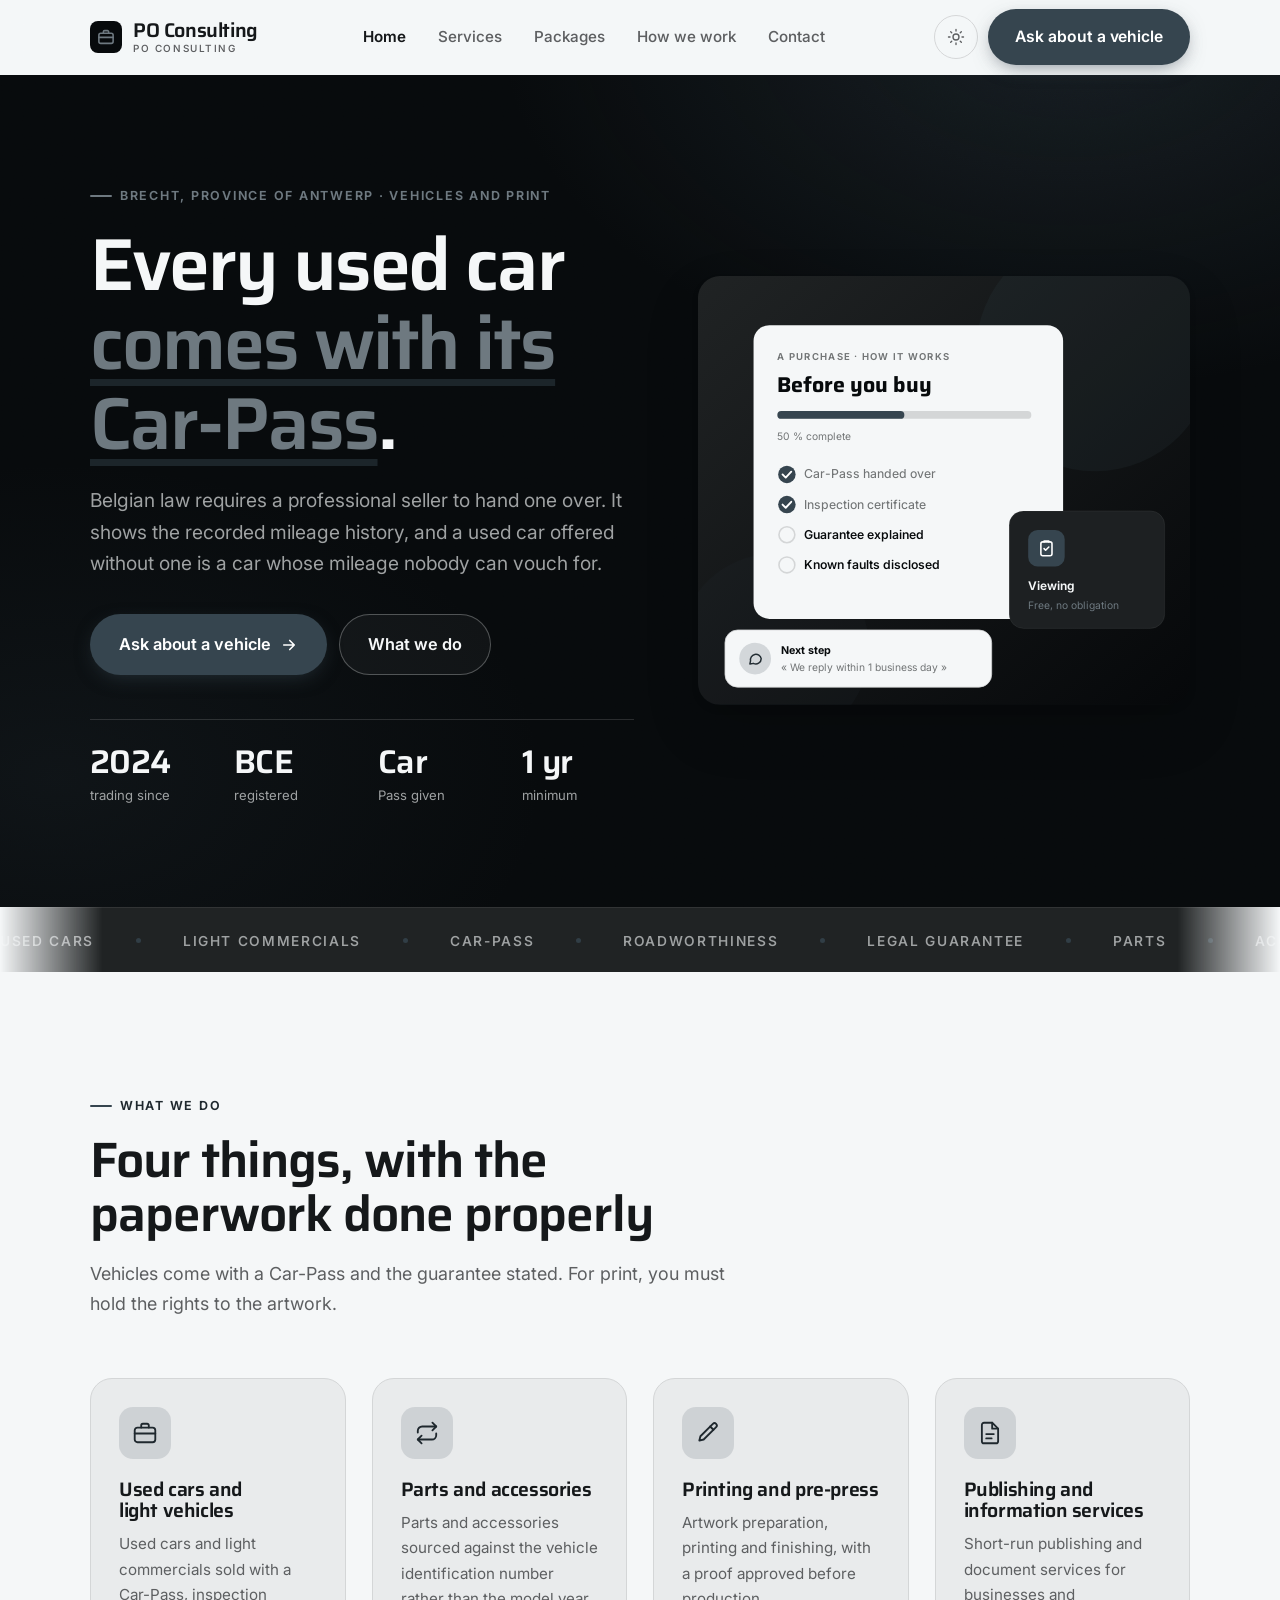
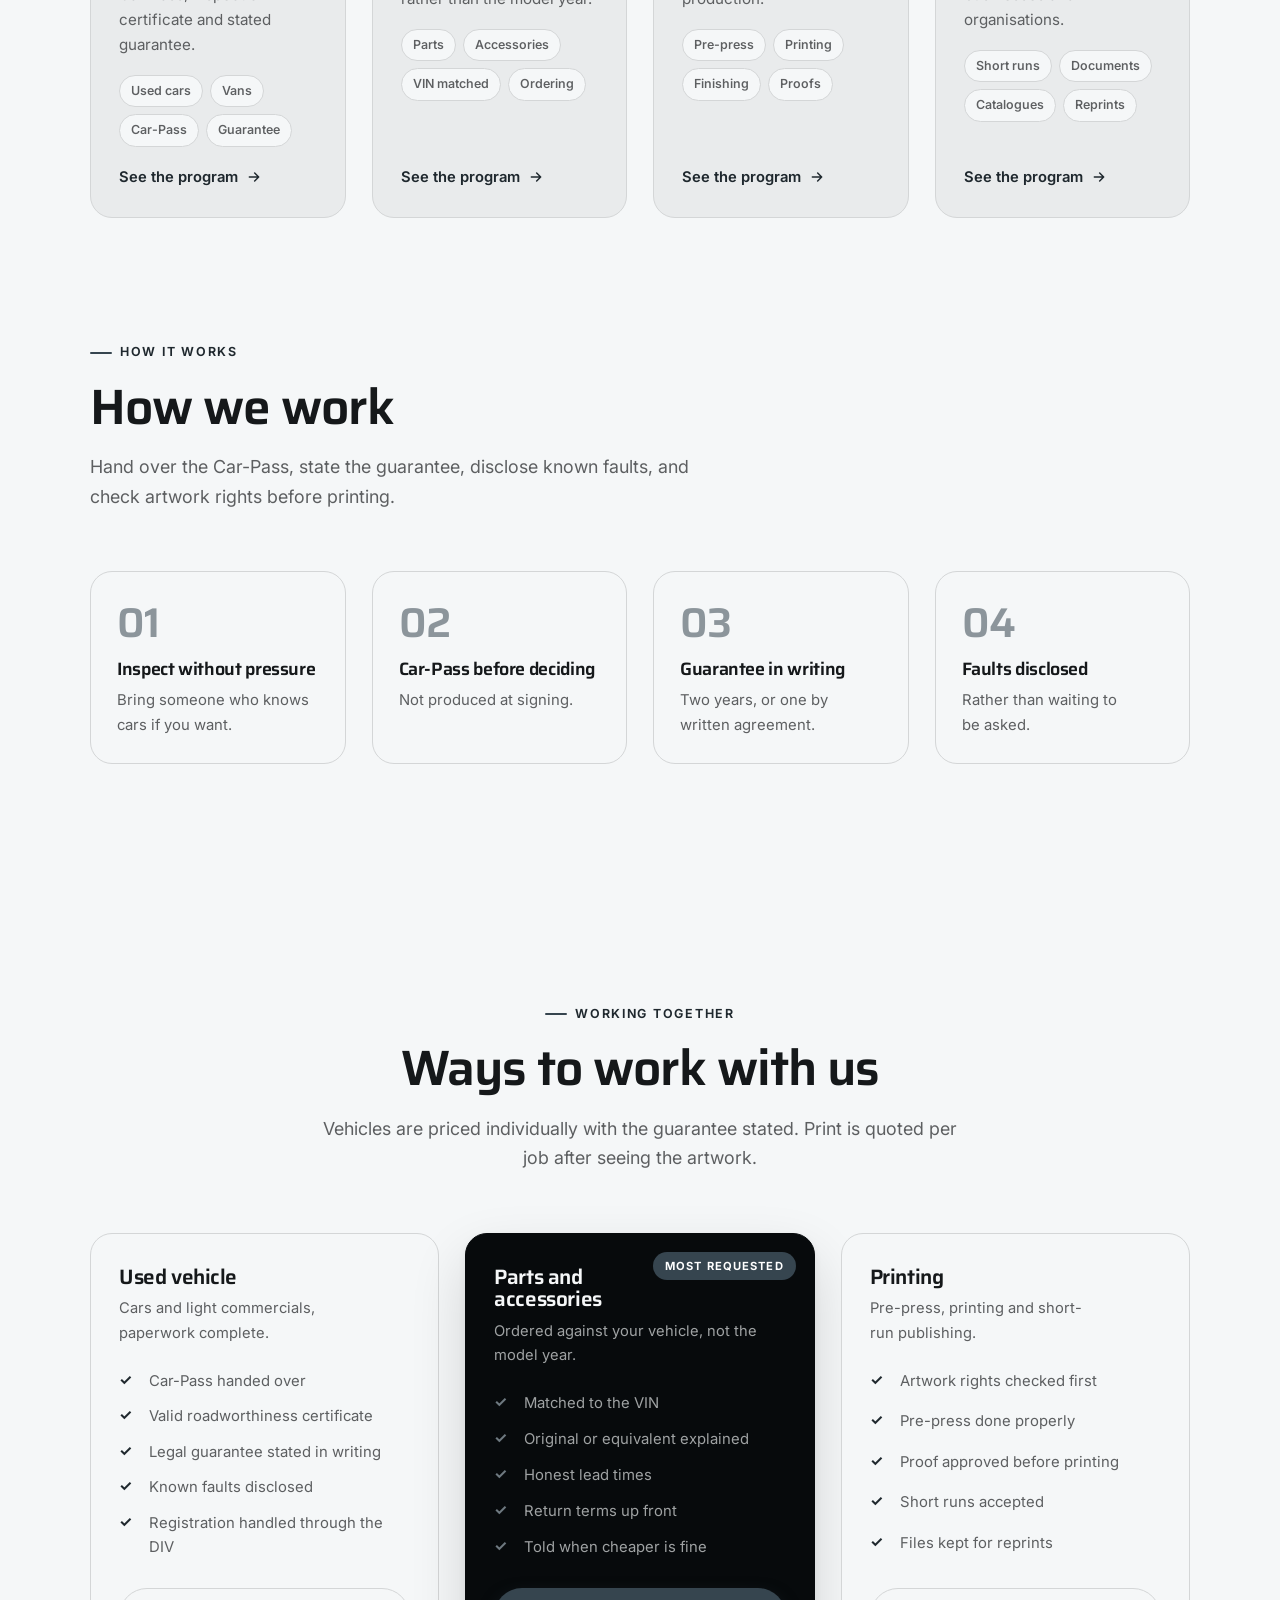
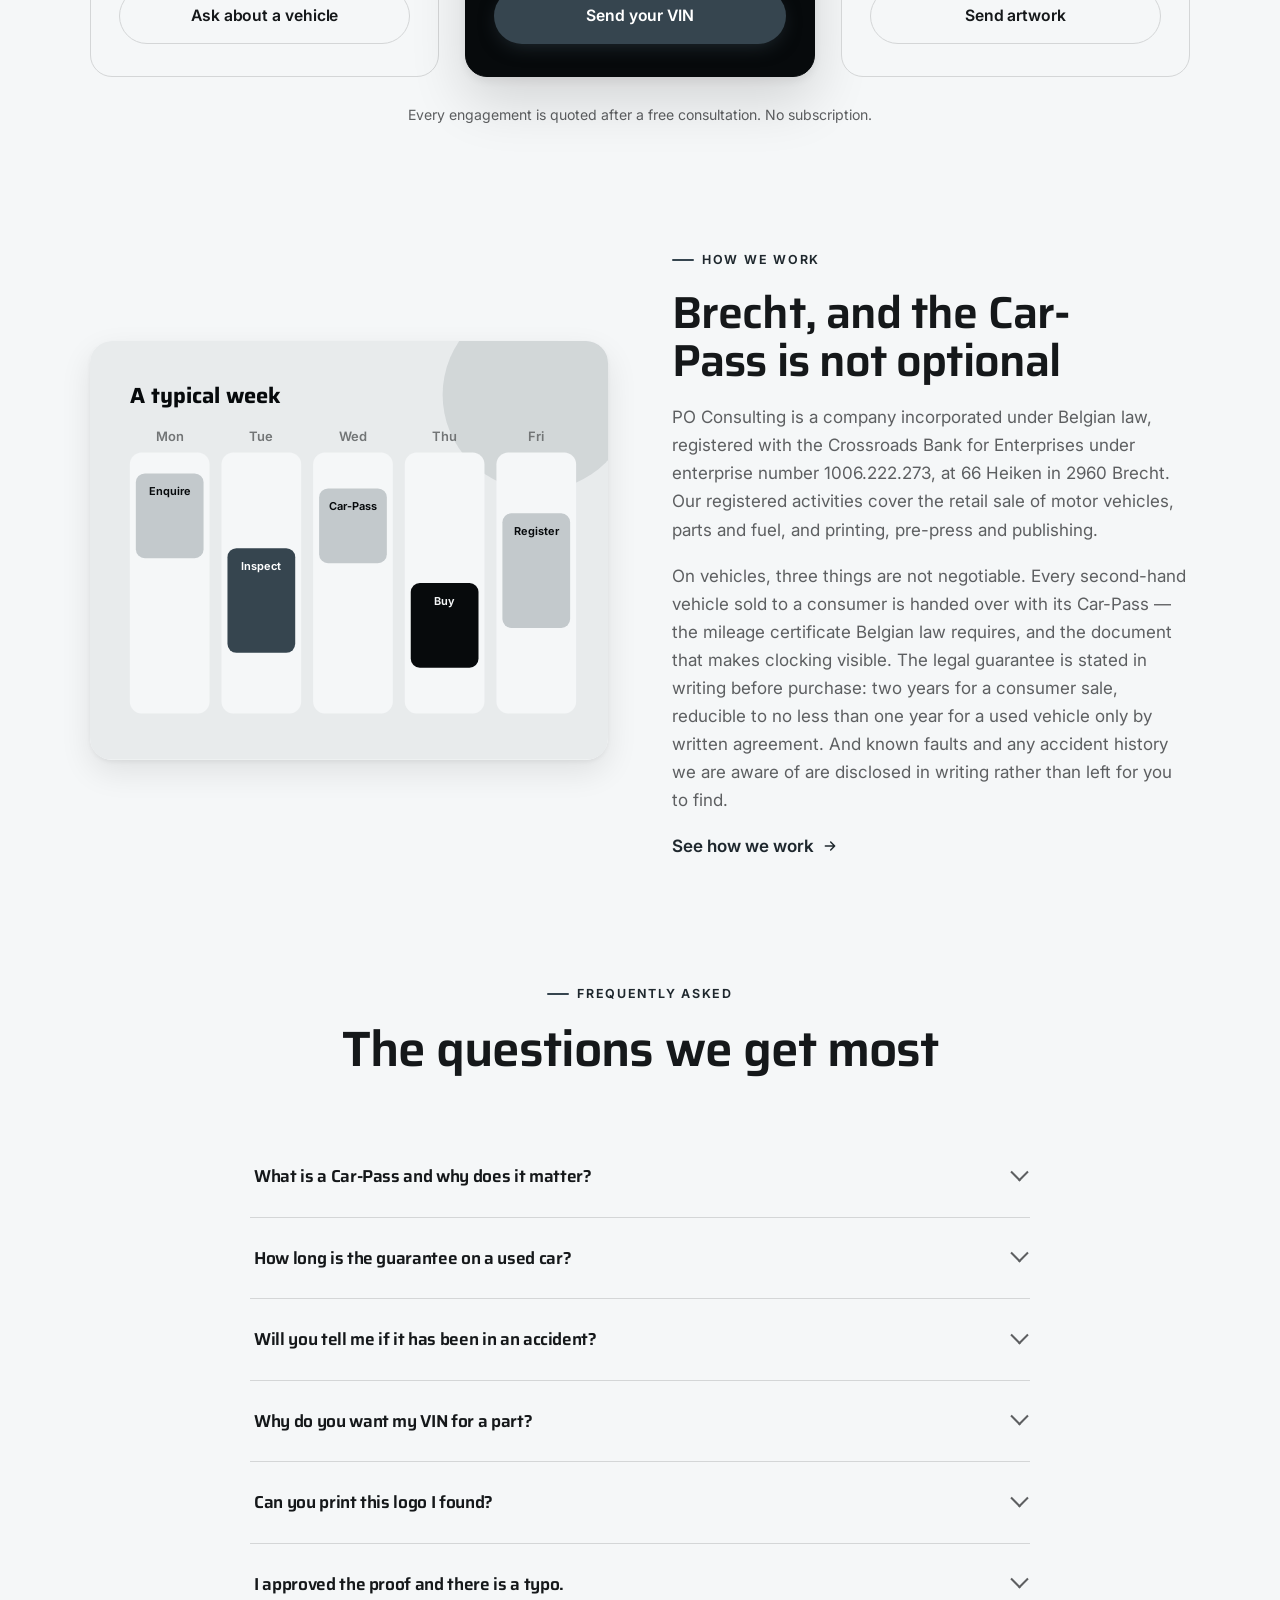
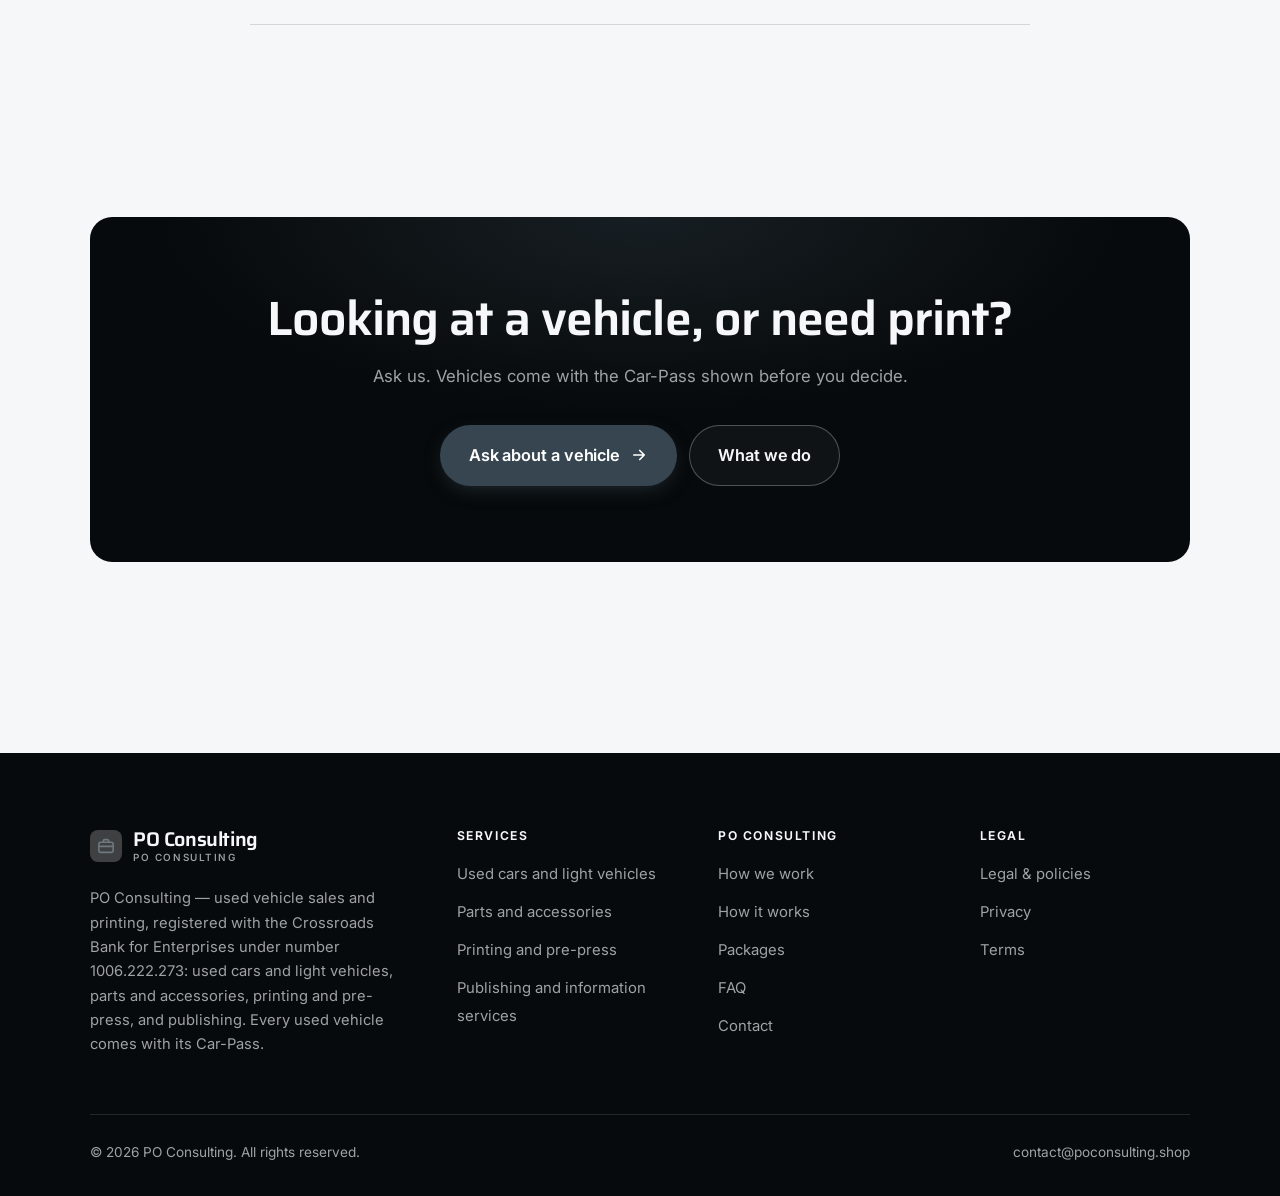
<file: index.html>
<!DOCTYPE html>
<html lang="en" class="no-js">
<head>
<meta charset="utf-8">
<meta name="viewport" content="width=device-width, initial-scale=1">
<title>PO Consulting — used vehicles and printing in Brecht</title>
<meta name="description" content="PO Consulting, based in Brecht: used cars and light vehicles sold with a Car-Pass, parts and accessories, and printing and pre-press services.">
<link rel="canonical" href="https://poconsulting.shop/">

<meta property="og:type" content="website">
<meta property="og:url" content="https://poconsulting.shop/">
<meta property="og:site_name" content="PO Consulting">
<meta property="og:locale" content="en_US">
<meta property="og:title" content="PO Consulting — used vehicles and printing in Brecht">
<meta property="og:description" content="PO Consulting, based in Brecht: used cars and light vehicles sold with a Car-Pass, parts and accessories, and printing and pre-press services.">
<meta name="theme-color" content="#070a0c">

<link rel="icon" href="assets/img/favicon.svg" type="image/svg+xml">
<link rel="preconnect" href="https://fonts.googleapis.com">
<link rel="preconnect" href="https://fonts.gstatic.com" crossorigin>
<link rel="stylesheet" href="https://fonts.googleapis.com/css2?family=Saira:wght@400;500;600;700&family=Inter:wght@400..700&display=swap">
<link rel="stylesheet" href="assets/css/style.css">

<!-- Thème appliqué avant le premier rendu (évite le flash) -->
<script>
document.documentElement.classList.remove('no-js');
(function(){try{var t=localStorage.getItem('site-theme');if(t){document.documentElement.setAttribute('data-theme',t);}}catch(e){}})();
</script>
<script type="application/ld+json">
{
  "@context": "https://schema.org",
  "@type": "Organization",
  "name": "PO Consulting",
  "url": "https://poconsulting.shop/",
  "email": "contact@poconsulting.shop",
  "description": "PO Consulting, based in Brecht: used cars and light vehicles sold with a Car-Pass, parts and accessories, and printing and pre-press services.",
  "areaServed": "US",
  "knowsLanguage": "en"
}
</script>
</head>

<body>
<a class="skip-link" href="#main">Skip to main content</a>

<header class="site-header">
  <nav class="wrap nav" aria-label="Main navigation">
    <a class="brand" href="index.html">
      <svg class="brand__mark" viewBox="0 0 64 64" aria-hidden="true">
        <rect class="bm-bg" width="64" height="64" rx="16"/>
        <g class="bm-ic" transform="translate(14 14) scale(1.5)" fill="none" stroke-width="2.1" stroke-linecap="round" stroke-linejoin="round"><rect x="2.5" y="7" width="19" height="13.5" rx="2.5"/><path d="M8.5 7V5a1.5 1.5 0 0 1 1.5-1.5h4A1.5 1.5 0 0 1 15.5 5v2M2.5 12.5h19"/></g>
      </svg>
      <span>PO Consulting<span class="brand__sub">PO Consulting</span></span>
    </a>

    <ul class="nav__links" id="nav-links">
      <li><a href="index.html" aria-current="page">Home</a></li>
      <li><a href="programs.html">Services</a></li>
      <li><a href="index.html#pricing">Packages</a></li>
      <li><a href="about.html">How we work</a></li>
      <li><a href="contact.html">Contact</a></li>
      <li><a class="btn btn--primary" href="contact.html">Ask about a vehicle</a></li>
    </ul>

    <div class="nav__cta">
      <button class="theme-toggle" type="button" aria-label="Switch to dark theme">
        <svg class="icon-sun" viewBox="0 0 24 24" fill="none" stroke="currentColor" stroke-width="1.8" stroke-linecap="round" aria-hidden="true"><circle cx="12" cy="12" r="4"/><path d="M12 2v2m0 16v2M2 12h2m16 0h2M4.9 4.9l1.4 1.4m11.4 11.4 1.4 1.4M19.1 4.9l-1.4 1.4M6.3 17.7l-1.4 1.4"/></svg>
        <svg class="icon-moon" viewBox="0 0 24 24" fill="none" stroke="currentColor" stroke-width="1.8" stroke-linecap="round" stroke-linejoin="round" aria-hidden="true"><path d="M21 12.8A9 9 0 1 1 11.2 3a7 7 0 0 0 9.8 9.8z"/></svg>
      </button>
      <a class="btn btn--primary" href="contact.html">Ask about a vehicle</a>
      <button class="nav__toggle" type="button" aria-expanded="false" aria-controls="nav-links" aria-label="Open menu">
        <svg class="icon-open" viewBox="0 0 24 24" fill="none" stroke="currentColor" stroke-width="2" stroke-linecap="round" aria-hidden="true"><path d="M3 6h18M3 12h18M3 18h18"/></svg>
        <svg class="icon-close" viewBox="0 0 24 24" fill="none" stroke="currentColor" stroke-width="2" stroke-linecap="round" aria-hidden="true"><path d="M6 6l12 12M18 6L6 18"/></svg>
      </button>
    </div>
  </nav>
</header>

<main id="main">

<section class="hero">
  <div class="wrap hero__inner">
    <div>
      <span class="eyebrow hero__eyebrow">Brecht, province of Antwerp · Vehicles and print</span>
      <h1>Every used car<br> <em>comes with its Car-Pass</em>.</h1>
      <p class="hero__lede">Belgian law requires a professional seller to hand one over. It shows the recorded mileage history, and a used car offered without one is a car whose mileage nobody can vouch for.</p>

      <div class="hero__actions">
        <a class="btn btn--primary btn--lg" href="contact.html">Ask about a vehicle <svg viewBox="0 0 24 24" fill="none" stroke="currentColor" stroke-width="2.2" stroke-linecap="round" stroke-linejoin="round" aria-hidden="true"><path d="M5 12h14M13 6l6 6-6 6"/></svg></a>
        <a class="btn btn--on-dark btn--lg" href="programs.html">What we do</a>
      </div>

      <ul class="hero__proof">
        <li><span class="stat__num">2024</span><span class="stat__label">trading since</span></li>
        <li><span class="stat__num">BCE</span><span class="stat__label">registered</span></li>
        <li><span class="stat__num">Car</span><span class="stat__label">Pass given</span></li>
        <li><span class="stat__num">1 yr</span><span class="stat__label">minimum</span></li>
      </ul>
    </div>

    <div class="hero__art">
      <svg viewBox="0 0 620 540" role="img" aria-label="How buying a used vehicle from PO Consulting works, from Car-Pass to guarantee.">
        <defs>
          <linearGradient id="hbg" x1="0" y1="0" x2="1" y2="1">
            <stop offset="0" stop-color="#202324"/><stop offset="1" stop-color="#06080a"/>
          </linearGradient>
        </defs>
        <rect width="620" height="540" rx="22" fill="url(#hbg)"/>
        <circle cx="500" cy="96" r="150" fill="#36454f" opacity=".16"/>
        <circle cx="96" cy="470" r="120" fill="#36454f" opacity=".08"/>

        <g style="font-family: var(--font-body)">
          <!-- Carte programme -->
          <rect x="70" y="62" width="390" height="370" rx="20" fill="#f5f7f8"/>
          <text x="100" y="106" font-size="12" font-weight="650" letter-spacing="1.6" fill="#727576">A PURCHASE · HOW IT WORKS</text>
          <text x="100" y="146" font-size="27" font-weight="700" fill="#070a0c" style="font-family: var(--font-display)">Before you buy</text>
          <rect x="100" y="170" width="320" height="10" rx="5" fill="#d4d6d7"/>
          <rect x="100" y="170" width="160" height="10" rx="5" fill="#36454f"/>
          <text x="100" y="206" font-size="13" fill="#727576">50 % complete</text>
          <circle cx="112" cy="250" r="11" fill="#36454f"/><path d="M106.5 250l4 4 7-7.5" fill="none" stroke="#ffffff" stroke-width="2.4" stroke-linecap="round" stroke-linejoin="round"/><text x="134" y="255" font-size="15.5" fill="#727576" font-weight="450">Car-Pass handed over</text>
          <circle cx="112" cy="288" r="11" fill="#36454f"/><path d="M106.5 288l4 4 7-7.5" fill="none" stroke="#ffffff" stroke-width="2.4" stroke-linecap="round" stroke-linejoin="round"/><text x="134" y="293" font-size="15.5" fill="#727576" font-weight="450">Inspection certificate</text>
          <circle cx="112" cy="326" r="10" fill="none" stroke="#d4d6d7" stroke-width="2"/><text x="134" y="331" font-size="15.5" fill="#070a0c" font-weight="560">Guarantee explained</text>
          <circle cx="112" cy="364" r="10" fill="none" stroke="#d4d6d7" stroke-width="2"/><text x="134" y="369" font-size="15.5" fill="#070a0c" font-weight="560">Known faults disclosed</text>

          <!-- Carte séance -->
          <rect x="392" y="296" width="196" height="148" rx="18" fill="#1d2022" stroke="#ffffff" stroke-opacity=".08"/>
          <rect x="416" y="320" width="46" height="46" rx="12" fill="#36454f"/>
          <g transform="translate(427 331)" fill="none" stroke="#ffffff" color="#ffffff" stroke-width="2" stroke-linecap="round" stroke-linejoin="round"><rect x="5" y="4" width="14" height="17.5" rx="2.5"/><path d="M9 4V3h6v1M9 12.5l2 2 4-4"/></g>
          <text x="416" y="396" font-size="15" font-weight="650" fill="#f5f7f8">Viewing</text>
          <text x="416" y="420" font-size="13" fill="#6e7980">Free, no obligation</text>

          <!-- Retour du coach -->
          <rect x="34" y="446" width="336" height="72" rx="16" fill="#f5f7f8" stroke="#d4d6d7"/>
          <circle cx="72" cy="482" r="20" fill="#d3d7da"/>
          <g transform="translate(62 472) scale(.84)" fill="none" stroke="#232d33" stroke-width="2.2" stroke-linecap="round" stroke-linejoin="round"><path d="M21 12a8 8 0 0 1-11.6 7.1L4 20l1-4.6A8 8 0 1 1 21 12z"/></g>
          <text x="104" y="476" font-size="13.5" font-weight="700" fill="#070a0c">Next step</text>
          <text x="104" y="498" font-size="13" fill="#727576">« We reply within 1 business day »</text>
        </g>
      </svg>
    </div>
  </div>
</section>

<div class="marquee" aria-hidden="true">
  <div class="marquee__track"><span>Used cars</span><span>Light commercials</span><span>Car-Pass</span><span>Roadworthiness</span><span>Legal guarantee</span><span>Parts</span><span>Accessories</span><span>Printing</span><span>Pre-press</span><span>Finishing</span><span>Used cars</span><span>Light commercials</span><span>Car-Pass</span><span>Roadworthiness</span><span>Legal guarantee</span><span>Parts</span><span>Accessories</span><span>Printing</span><span>Pre-press</span><span>Finishing</span></div>
</div>

<section class="section wrap" id="programs">
  <div class="section-head reveal">
    <span class="eyebrow">What we do</span>
    <h2>Four things, with the paperwork done properly</h2>
    <p>Vehicles come with a Car-Pass and the guarantee stated. For print, you must hold the rights to the artwork.</p>
  </div>
  <div class="grid grid--4 reveal-group">
    <a class="card" href="programs.html#vehicles">
      <div class="card__icon"><svg viewBox="0 0 24 24" fill="none" stroke="currentColor" stroke-width="1.7" stroke-linecap="round" stroke-linejoin="round" aria-hidden="true"><rect x="2.5" y="7" width="19" height="13.5" rx="2.5"/><path d="M8.5 7V5a1.5 1.5 0 0 1 1.5-1.5h4A1.5 1.5 0 0 1 15.5 5v2M2.5 12.5h19"/></svg></div>
      <h3>Used cars and light vehicles</h3>
      <p>Used cars and light commercials sold with a Car-Pass, inspection certificate and stated guarantee.</p>
      <ul class="tags"><li>Used cars</li><li>Vans</li><li>Car-Pass</li><li>Guarantee</li></ul>
      <span class="arrow-link">See the program <svg viewBox="0 0 24 24" fill="none" stroke="currentColor" stroke-width="2.2" stroke-linecap="round" stroke-linejoin="round" aria-hidden="true"><path d="M5 12h14M13 6l6 6-6 6"/></svg></span>
    </a>
    <a class="card" href="programs.html#parts">
      <div class="card__icon"><svg viewBox="0 0 24 24" fill="none" stroke="currentColor" stroke-width="1.7" stroke-linecap="round" stroke-linejoin="round" aria-hidden="true"><path d="M17 2.5l3.5 3.5L17 9.5"/><path d="M3.5 11.5V10A4 4 0 0 1 7.5 6h13M7 21.5 3.5 18 7 14.5"/><path d="M20.5 12.5V14a4 4 0 0 1-4 4h-13"/></svg></div>
      <h3>Parts and accessories</h3>
      <p>Parts and accessories sourced against the vehicle identification number rather than the model year.</p>
      <ul class="tags"><li>Parts</li><li>Accessories</li><li>VIN matched</li><li>Ordering</li></ul>
      <span class="arrow-link">See the program <svg viewBox="0 0 24 24" fill="none" stroke="currentColor" stroke-width="2.2" stroke-linecap="round" stroke-linejoin="round" aria-hidden="true"><path d="M5 12h14M13 6l6 6-6 6"/></svg></span>
    </a>
    <a class="card" href="programs.html#printing">
      <div class="card__icon"><svg viewBox="0 0 24 24" fill="none" stroke="currentColor" stroke-width="1.7" stroke-linecap="round" stroke-linejoin="round" aria-hidden="true"><path d="M16.5 3.5a2.1 2.1 0 0 1 3 3L8 18l-4 1 1-4z"/><path d="M14 6l3 3"/></svg></div>
      <h3>Printing and pre-press</h3>
      <p>Artwork preparation, printing and finishing, with a proof approved before production.</p>
      <ul class="tags"><li>Pre-press</li><li>Printing</li><li>Finishing</li><li>Proofs</li></ul>
      <span class="arrow-link">See the program <svg viewBox="0 0 24 24" fill="none" stroke="currentColor" stroke-width="2.2" stroke-linecap="round" stroke-linejoin="round" aria-hidden="true"><path d="M5 12h14M13 6l6 6-6 6"/></svg></span>
    </a>
    <a class="card" href="programs.html#publishing">
      <div class="card__icon"><svg viewBox="0 0 24 24" fill="none" stroke="currentColor" stroke-width="1.7" stroke-linecap="round" stroke-linejoin="round" aria-hidden="true"><path d="M14 2.5H6.5A2 2 0 0 0 4.5 4.5v15a2 2 0 0 0 2 2h11a2 2 0 0 0 2-2V8z"/><path d="M14 2.5V8h5.5M8.5 13h7M8.5 17h5"/></svg></div>
      <h3>Publishing and information services</h3>
      <p>Short-run publishing and document services for businesses and organisations.</p>
      <ul class="tags"><li>Short runs</li><li>Documents</li><li>Catalogues</li><li>Reprints</li></ul>
      <span class="arrow-link">See the program <svg viewBox="0 0 24 24" fill="none" stroke="currentColor" stroke-width="2.2" stroke-linecap="round" stroke-linejoin="round" aria-hidden="true"><path d="M5 12h14M13 6l6 6-6 6"/></svg></span>
    </a>
  </div>
</section>

<section class="section section--flush wrap" id="how-it-works">
  <div class="section-head reveal">
    <span class="eyebrow">How it works</span>
    <h2>How we work</h2>
    <p>Hand over the Car-Pass, state the guarantee, disclose known faults, and check artwork rights before printing.</p>
  </div>
  <div class="grid grid--4 steps reveal-group">
    <article class="step">
      <h3>Inspect without pressure</h3>
      <p>Bring someone who knows cars if you want.</p>
    </article>
    <article class="step">
      <h3>Car-Pass before deciding</h3>
      <p>Not produced at signing.</p>
    </article>
    <article class="step">
      <h3>Guarantee in writing</h3>
      <p>Two years, or one by written agreement.</p>
    </article>
    <article class="step">
      <h3>Faults disclosed</h3>
      <p>Rather than waiting to be asked.</p>
    </article>
  </div>
</section>

<section class="section wrap" id="pricing">
  <div class="section-head section-head--center reveal">
    <span class="eyebrow">Working together</span>
    <h2>Ways to work with us</h2>
    <p>Vehicles are priced individually with the guarantee stated. Print is quoted per job after seeing the artwork.</p>
  </div>
  <div class="grid grid--3 plans reveal-group">
    <article class="plan">
      
      <h3>Used vehicle</h3>
      <p class="plan__desc">Cars and light commercials, paperwork complete.</p>
      
      <ul class="plan__features">
        <li>Car-Pass handed over</li>
        <li>Valid roadworthiness certificate</li>
        <li>Legal guarantee stated in writing</li>
        <li>Known faults disclosed</li>
        <li>Registration handled through the DIV</li>
      </ul>
      <a class="btn btn--ghost btn--block" href="contact.html">Ask about a vehicle</a>
    </article>
    <article class="plan plan--featured">
      <span class="plan__tag">Most requested</span>
      <h3>Parts and accessories</h3>
      <p class="plan__desc">Ordered against your vehicle, not the model year.</p>
      
      <ul class="plan__features">
        <li>Matched to the VIN</li>
        <li>Original or equivalent explained</li>
        <li>Honest lead times</li>
        <li>Return terms up front</li>
        <li>Told when cheaper is fine</li>
      </ul>
      <a class="btn btn--primary btn--block" href="contact.html">Send your VIN</a>
    </article>
    <article class="plan">
      
      <h3>Printing</h3>
      <p class="plan__desc">Pre-press, printing and short-run publishing.</p>
      
      <ul class="plan__features">
        <li>Artwork rights checked first</li>
        <li>Pre-press done properly</li>
        <li>Proof approved before printing</li>
        <li>Short runs accepted</li>
        <li>Files kept for reprints</li>
      </ul>
      <a class="btn btn--ghost btn--block" href="contact.html">Send artwork</a>
    </article>
  </div>
  <p class="plans-note">Every engagement is quoted after a free consultation. No subscription.</p>
</section>

<section class="section section--flush wrap">
  <div class="split reveal">
    <div class="split__art">
      <svg viewBox="0 0 520 420" role="img" aria-label="Example of a typical week: Enquire, Inspect, Car-Pass, Buy, Register.">
        <rect width="520" height="420" rx="20" fill="#e8ebec"/>
        <circle cx="450" cy="54" r="96" fill="#36454f" opacity=".12"/>
        <g style="font-family: var(--font-body)">
        <text x="40" y="62" font-size="22" font-weight="700" fill="#070a0c" style="font-family: var(--font-display)">A typical week</text>
        <text x="80" y="100" text-anchor="middle" font-size="13" font-weight="600" fill="#727576">Mon</text>
        <rect x="40" y="112" width="80" height="262" rx="12" fill="#f5f7f8"/>
        <rect x="46" y="133" width="68" height="85" rx="9" fill="#c3c9cc"/>
        <text x="80" y="155" text-anchor="middle" font-size="11" font-weight="650" fill="#070a0c">Enquire</text>
        <text x="172" y="100" text-anchor="middle" font-size="13" font-weight="600" fill="#727576">Tue</text>
        <rect x="132" y="112" width="80" height="262" rx="12" fill="#f5f7f8"/>
        <rect x="138" y="208" width="68" height="105" rx="9" fill="#36454f"/>
        <text x="172" y="230" text-anchor="middle" font-size="11" font-weight="650" fill="#ffffff">Inspect</text>
        <text x="264" y="100" text-anchor="middle" font-size="13" font-weight="600" fill="#727576">Wed</text>
        <rect x="224" y="112" width="80" height="262" rx="12" fill="#f5f7f8"/>
        <rect x="230" y="148" width="68" height="75" rx="9" fill="#c3c9cc"/>
        <text x="264" y="170" text-anchor="middle" font-size="11" font-weight="650" fill="#070a0c">Car-Pass</text>
        <text x="356" y="100" text-anchor="middle" font-size="13" font-weight="600" fill="#727576">Thu</text>
        <rect x="316" y="112" width="80" height="262" rx="12" fill="#f5f7f8"/>
        <rect x="322" y="243" width="68" height="85" rx="9" fill="#070a0c"/>
        <text x="356" y="265" text-anchor="middle" font-size="11" font-weight="650" fill="#f5f7f8">Buy</text>
        <text x="448" y="100" text-anchor="middle" font-size="13" font-weight="600" fill="#727576">Fri</text>
        <rect x="408" y="112" width="80" height="262" rx="12" fill="#f5f7f8"/>
        <rect x="414" y="173" width="68" height="115" rx="9" fill="#c3c9cc"/>
        <text x="448" y="195" text-anchor="middle" font-size="11" font-weight="650" fill="#070a0c">Register</text>
        </g>
      </svg>
    </div>
    <div>
      <span class="eyebrow">How we work</span>
      <h2>Brecht, and the Car-Pass is not optional</h2>
      <p>PO Consulting is a company incorporated under Belgian law, registered with the Crossroads Bank for Enterprises under enterprise number 1006.222.273, at 66 Heiken in 2960 Brecht. Our registered activities cover the retail sale of motor vehicles, parts and fuel, and printing, pre-press and publishing.</p>
      <p>On vehicles, three things are not negotiable. Every second-hand vehicle sold to a consumer is handed over with its Car-Pass — the mileage certificate Belgian law requires, and the document that makes clocking visible. The legal guarantee is stated in writing before purchase: two years for a consumer sale, reducible to no less than one year for a used vehicle only by written agreement. And known faults and any accident history we are aware of are disclosed in writing rather than left for you to find.</p>
      <p><a class="arrow-link" href="about.html">See how we work <svg viewBox="0 0 24 24" fill="none" stroke="currentColor" stroke-width="2.2" stroke-linecap="round" stroke-linejoin="round" aria-hidden="true"><path d="M5 12h14M13 6l6 6-6 6"/></svg></a></p>
    </div>
  </div>
</section>

<section class="section section--flush wrap" id="faq">
  <div class="section-head section-head--center reveal">
    <span class="eyebrow">Frequently asked</span>
    <h2>The questions we get most</h2>
  </div>
  <div class="faq reveal">
    <details>
      <summary>What is a Car-Pass and why does it matter?</summary>
      <p>It is the official mileage history of a Belgian vehicle, and a professional seller must give you one. It makes a clocked odometer visible on paper — so a used car offered without one should not be bought, from us or anyone.</p>
    </details>
    <details>
      <summary>How long is the guarantee on a used car?</summary>
      <p>Two years is the legal position for a consumer sale. For a second-hand vehicle it can be reduced to no less than one year, but only by written agreement — and we state which applies before you buy, not after.</p>
    </details>
    <details>
      <summary>Will you tell me if it has been in an accident?</summary>
      <p>We disclose what we know in writing. We cannot know a history that was never recorded anywhere, which is another reason to read the Car-Pass and have a vehicle inspected if you want certainty.</p>
    </details>
    <details>
      <summary>Why do you want my VIN for a part?</summary>
      <p>Because manufacturers change parts mid-production and model years overlap. Ordering by model alone is how people end up returning parts that nearly fit.</p>
    </details>
    <details>
      <summary>Can you print this logo I found?</summary>
      <p>Only if you own it or hold written permission. We decline orders reproducing someone else's protected material, because the claim lands on whoever ordered the print run.</p>
    </details>
    <details>
      <summary>I approved the proof and there is a typo.</summary>
      <p>Then it prints as approved, which is why we ask you to read every name and number. We flag anything that looks wrong, but the approved proof governs.</p>
    </details>
  </div>
</section>

<section class="wrap section--tight">
  <div class="cta-band reveal">
    <h2>Looking at a vehicle, or need print?</h2>
    <p>Ask us. Vehicles come with the Car-Pass shown before you decide.</p>
    <div class="hero__actions">
      <a class="btn btn--primary btn--lg" href="contact.html">Ask about a vehicle <svg viewBox="0 0 24 24" fill="none" stroke="currentColor" stroke-width="2.2" stroke-linecap="round" stroke-linejoin="round" aria-hidden="true"><path d="M5 12h14M13 6l6 6-6 6"/></svg></a>
      <a class="btn btn--on-dark btn--lg" href="programs.html">What we do</a>
    </div>
  </div>
</section>

</main>

<footer class="site-footer">
  <div class="wrap">
    <div class="footer__grid">
      <div class="footer__brand">
        <a class="brand" href="index.html">
          <svg class="brand__mark" viewBox="0 0 64 64" aria-hidden="true">
        <rect class="bm-bg" width="64" height="64" rx="16"/>
        <g class="bm-ic" transform="translate(14 14) scale(1.5)" fill="none" stroke-width="2.1" stroke-linecap="round" stroke-linejoin="round"><rect x="2.5" y="7" width="19" height="13.5" rx="2.5"/><path d="M8.5 7V5a1.5 1.5 0 0 1 1.5-1.5h4A1.5 1.5 0 0 1 15.5 5v2M2.5 12.5h19"/></g>
      </svg>
          <span>PO Consulting<span class="brand__sub">PO Consulting</span></span>
        </a>
        <p>PO Consulting — used vehicle sales and printing, registered with the Crossroads Bank for Enterprises under number 1006.222.273: used cars and light vehicles, parts and accessories, printing and pre-press, and publishing. Every used vehicle comes with its Car-Pass.</p>
      </div>

      <div class="footer__col">
        <h4>Services</h4>
        <ul>
          <li><a href="programs.html#vehicles">Used cars and light vehicles</a></li>
          <li><a href="programs.html#parts">Parts and accessories</a></li>
          <li><a href="programs.html#printing">Printing and pre-press</a></li>
          <li><a href="programs.html#publishing">Publishing and information services</a></li>
        </ul>
      </div>

      <div class="footer__col">
        <h4>PO Consulting</h4>
        <ul>
          <li><a href="about.html">How we work</a></li>
          <li><a href="index.html#how-it-works">How it works</a></li>
          <li><a href="index.html#pricing">Packages</a></li>
          <li><a href="index.html#faq">FAQ</a></li>
          <li><a href="contact.html">Contact</a></li>
        </ul>
      </div>

      <div class="footer__col">
        <h4>Legal</h4>
        <ul>
          <li><a href="legal.html">Legal &amp; policies</a></li>
          <li><a href="legal.html#privacy">Privacy</a></li>
          <li><a href="legal.html#terms">Terms</a></li>
        </ul>
      </div>
    </div>

    <div class="footer__bottom">
      <p>© <span data-year>2026</span> PO Consulting. All rights reserved.</p>
      <p><a href="mailto:contact@poconsulting.shop">contact@poconsulting.shop</a></p>
    </div>
  </div>
</footer>

<script src="assets/js/main.js" defer></script>
</body>
</html>
</file>
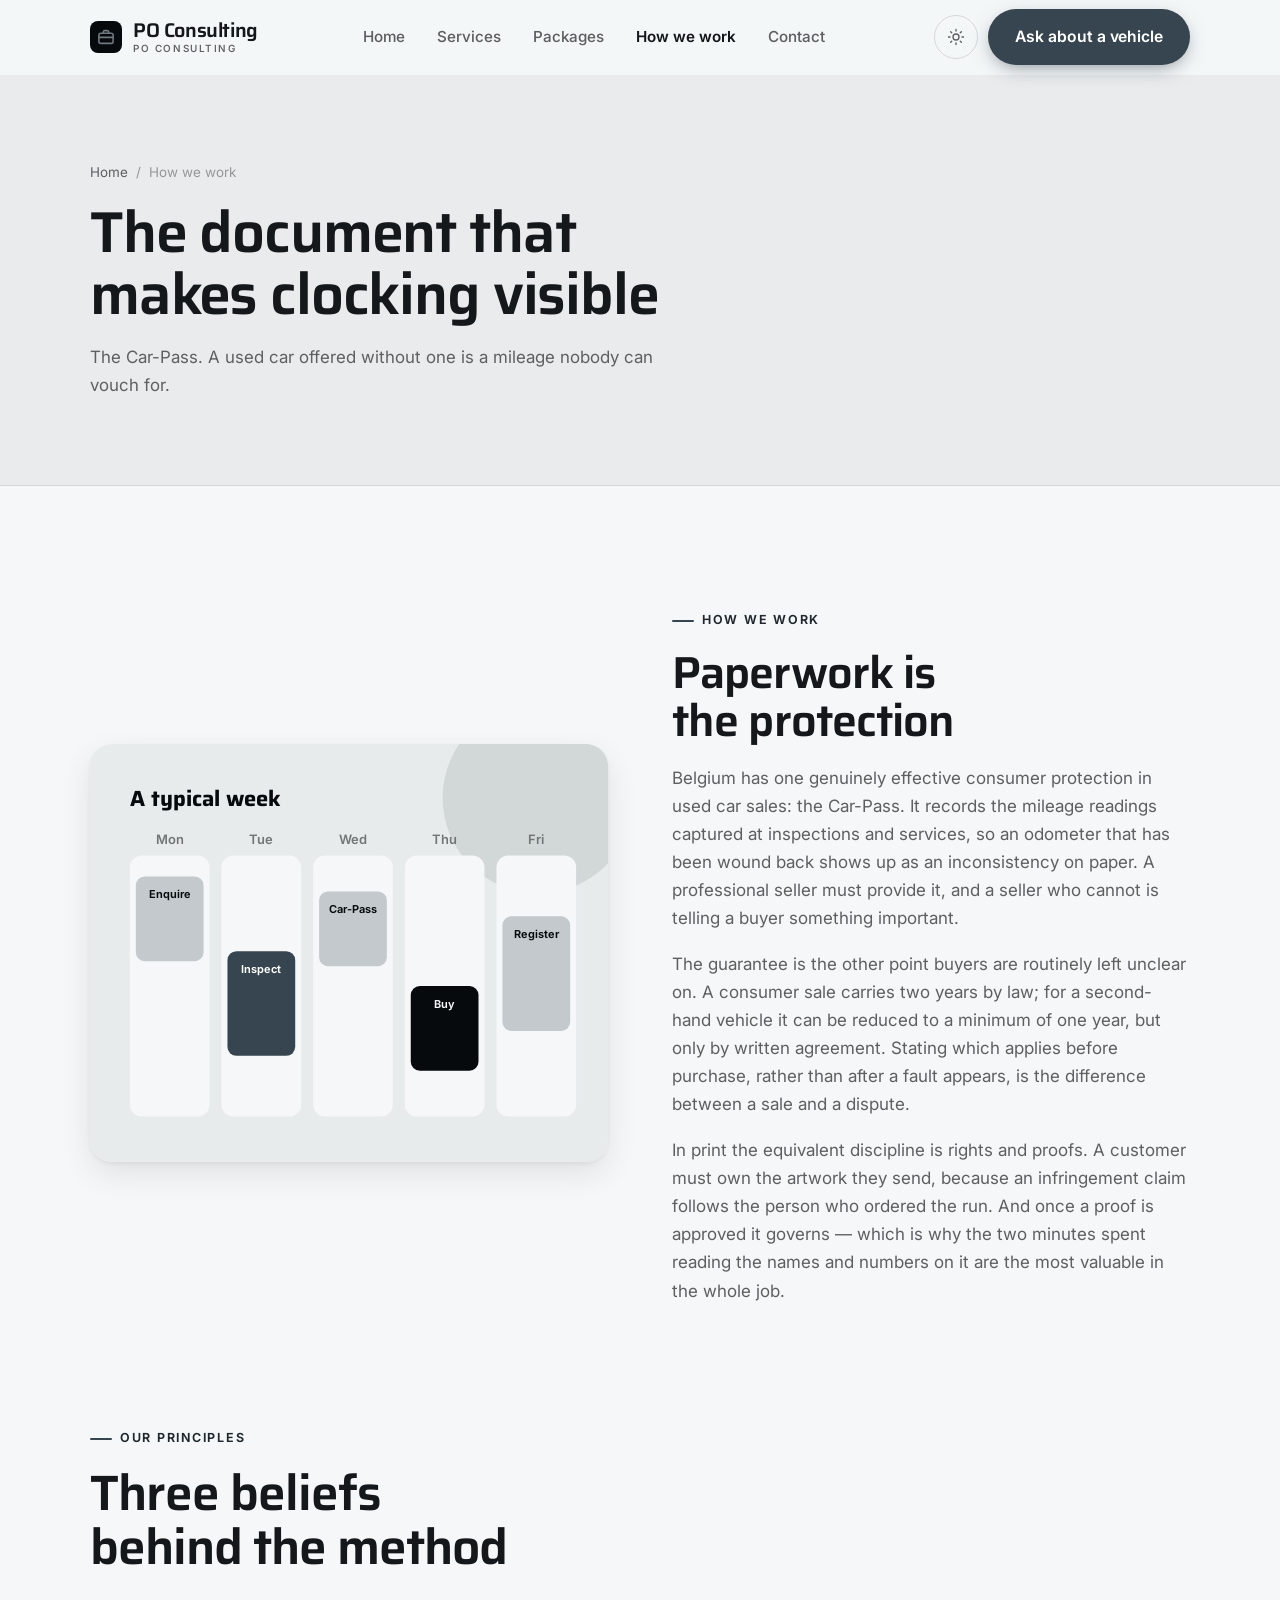
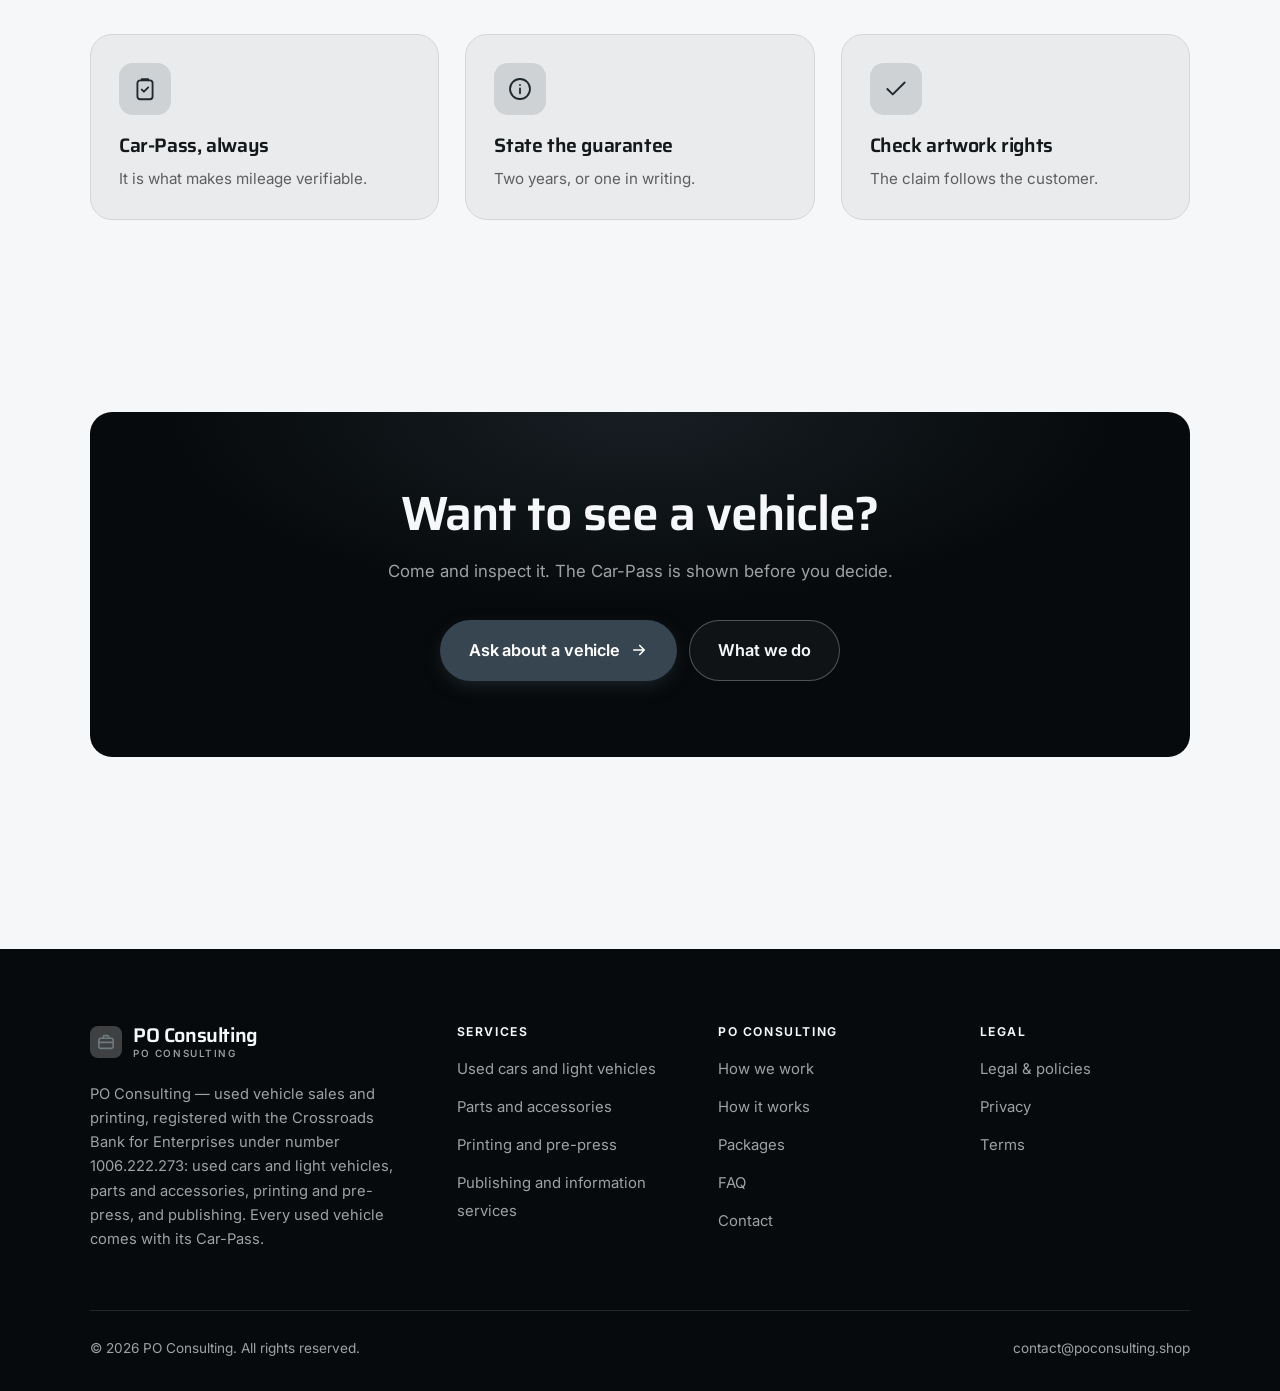
<file: about.html>
<!DOCTYPE html>
<html lang="en" class="no-js">
<head>
<meta charset="utf-8">
<meta name="viewport" content="width=device-width, initial-scale=1">
<title>How we work — PO Consulting</title>
<meta name="description" content="About PO Consulting, used vehicle sales and printing in Brecht, enterprise number 1006.222.273.">
<link rel="canonical" href="https://poconsulting.shop/about.html">

<meta property="og:type" content="website">
<meta property="og:url" content="https://poconsulting.shop/about.html">
<meta property="og:site_name" content="PO Consulting">
<meta property="og:locale" content="en_US">
<meta property="og:title" content="How we work — PO Consulting">
<meta property="og:description" content="About PO Consulting, used vehicle sales and printing in Brecht, enterprise number 1006.222.273.">
<meta name="theme-color" content="#070a0c">

<link rel="icon" href="assets/img/favicon.svg" type="image/svg+xml">
<link rel="preconnect" href="https://fonts.googleapis.com">
<link rel="preconnect" href="https://fonts.gstatic.com" crossorigin>
<link rel="stylesheet" href="https://fonts.googleapis.com/css2?family=Saira:wght@400;500;600;700&family=Inter:wght@400..700&display=swap">
<link rel="stylesheet" href="assets/css/style.css">

<!-- Thème appliqué avant le premier rendu (évite le flash) -->
<script>
document.documentElement.classList.remove('no-js');
(function(){try{var t=localStorage.getItem('site-theme');if(t){document.documentElement.setAttribute('data-theme',t);}}catch(e){}})();
</script>
</head>

<body>
<a class="skip-link" href="#main">Skip to main content</a>

<header class="site-header">
  <nav class="wrap nav" aria-label="Main navigation">
    <a class="brand" href="index.html">
      <svg class="brand__mark" viewBox="0 0 64 64" aria-hidden="true">
        <rect class="bm-bg" width="64" height="64" rx="16"/>
        <g class="bm-ic" transform="translate(14 14) scale(1.5)" fill="none" stroke-width="2.1" stroke-linecap="round" stroke-linejoin="round"><rect x="2.5" y="7" width="19" height="13.5" rx="2.5"/><path d="M8.5 7V5a1.5 1.5 0 0 1 1.5-1.5h4A1.5 1.5 0 0 1 15.5 5v2M2.5 12.5h19"/></g>
      </svg>
      <span>PO Consulting<span class="brand__sub">PO Consulting</span></span>
    </a>

    <ul class="nav__links" id="nav-links">
      <li><a href="index.html">Home</a></li>
      <li><a href="programs.html">Services</a></li>
      <li><a href="index.html#pricing">Packages</a></li>
      <li><a href="about.html" aria-current="page">How we work</a></li>
      <li><a href="contact.html">Contact</a></li>
      <li><a class="btn btn--primary" href="contact.html">Ask about a vehicle</a></li>
    </ul>

    <div class="nav__cta">
      <button class="theme-toggle" type="button" aria-label="Switch to dark theme">
        <svg class="icon-sun" viewBox="0 0 24 24" fill="none" stroke="currentColor" stroke-width="1.8" stroke-linecap="round" aria-hidden="true"><circle cx="12" cy="12" r="4"/><path d="M12 2v2m0 16v2M2 12h2m16 0h2M4.9 4.9l1.4 1.4m11.4 11.4 1.4 1.4M19.1 4.9l-1.4 1.4M6.3 17.7l-1.4 1.4"/></svg>
        <svg class="icon-moon" viewBox="0 0 24 24" fill="none" stroke="currentColor" stroke-width="1.8" stroke-linecap="round" stroke-linejoin="round" aria-hidden="true"><path d="M21 12.8A9 9 0 1 1 11.2 3a7 7 0 0 0 9.8 9.8z"/></svg>
      </button>
      <a class="btn btn--primary" href="contact.html">Ask about a vehicle</a>
      <button class="nav__toggle" type="button" aria-expanded="false" aria-controls="nav-links" aria-label="Open menu">
        <svg class="icon-open" viewBox="0 0 24 24" fill="none" stroke="currentColor" stroke-width="2" stroke-linecap="round" aria-hidden="true"><path d="M3 6h18M3 12h18M3 18h18"/></svg>
        <svg class="icon-close" viewBox="0 0 24 24" fill="none" stroke="currentColor" stroke-width="2" stroke-linecap="round" aria-hidden="true"><path d="M6 6l12 12M18 6L6 18"/></svg>
      </button>
    </div>
  </nav>
</header>

<main id="main">

<section class="page-head">
  <div class="wrap">
    <nav class="breadcrumb" aria-label="Breadcrumb">
      <a href="index.html">Home</a><span>/</span><span aria-current="page">How we work</span>
    </nav>
    <h1>The document that makes clocking visible</h1>
    <p>The Car-Pass. A used car offered without one is a mileage nobody can vouch for.</p>
  </div>
</section>

<section class="section wrap">
  <div class="split reveal">
    <div class="split__art">
      <svg viewBox="0 0 520 420" role="img" aria-label="Example of a typical week: Enquire, Inspect, Car-Pass, Buy, Register.">
        <rect width="520" height="420" rx="20" fill="#e8ebec"/>
        <circle cx="450" cy="54" r="96" fill="#36454f" opacity=".12"/>
        <g style="font-family: var(--font-body)">
        <text x="40" y="62" font-size="22" font-weight="700" fill="#070a0c" style="font-family: var(--font-display)">A typical week</text>
        <text x="80" y="100" text-anchor="middle" font-size="13" font-weight="600" fill="#727576">Mon</text>
        <rect x="40" y="112" width="80" height="262" rx="12" fill="#f5f7f8"/>
        <rect x="46" y="133" width="68" height="85" rx="9" fill="#c3c9cc"/>
        <text x="80" y="155" text-anchor="middle" font-size="11" font-weight="650" fill="#070a0c">Enquire</text>
        <text x="172" y="100" text-anchor="middle" font-size="13" font-weight="600" fill="#727576">Tue</text>
        <rect x="132" y="112" width="80" height="262" rx="12" fill="#f5f7f8"/>
        <rect x="138" y="208" width="68" height="105" rx="9" fill="#36454f"/>
        <text x="172" y="230" text-anchor="middle" font-size="11" font-weight="650" fill="#ffffff">Inspect</text>
        <text x="264" y="100" text-anchor="middle" font-size="13" font-weight="600" fill="#727576">Wed</text>
        <rect x="224" y="112" width="80" height="262" rx="12" fill="#f5f7f8"/>
        <rect x="230" y="148" width="68" height="75" rx="9" fill="#c3c9cc"/>
        <text x="264" y="170" text-anchor="middle" font-size="11" font-weight="650" fill="#070a0c">Car-Pass</text>
        <text x="356" y="100" text-anchor="middle" font-size="13" font-weight="600" fill="#727576">Thu</text>
        <rect x="316" y="112" width="80" height="262" rx="12" fill="#f5f7f8"/>
        <rect x="322" y="243" width="68" height="85" rx="9" fill="#070a0c"/>
        <text x="356" y="265" text-anchor="middle" font-size="11" font-weight="650" fill="#f5f7f8">Buy</text>
        <text x="448" y="100" text-anchor="middle" font-size="13" font-weight="600" fill="#727576">Fri</text>
        <rect x="408" y="112" width="80" height="262" rx="12" fill="#f5f7f8"/>
        <rect x="414" y="173" width="68" height="115" rx="9" fill="#c3c9cc"/>
        <text x="448" y="195" text-anchor="middle" font-size="11" font-weight="650" fill="#070a0c">Register</text>
        </g>
      </svg>
    </div>
    <div>
      <span class="eyebrow">How we work</span>
      <h2>Paperwork is the protection</h2>
      <p>Belgium has one genuinely effective consumer protection in used car sales: the Car-Pass. It records the mileage readings captured at inspections and services, so an odometer that has been wound back shows up as an inconsistency on paper. A professional seller must provide it, and a seller who cannot is telling a buyer something important.</p>
      <p>The guarantee is the other point buyers are routinely left unclear on. A consumer sale carries two years by law; for a second-hand vehicle it can be reduced to a minimum of one year, but only by written agreement. Stating which applies before purchase, rather than after a fault appears, is the difference between a sale and a dispute.</p>
      <p>In print the equivalent discipline is rights and proofs. A customer must own the artwork they send, because an infringement claim follows the person who ordered the run. And once a proof is approved it governs — which is why the two minutes spent reading the names and numbers on it are the most valuable in the whole job.</p>
      <!--
        TO DO: add a short introduction of the coach (name, real background),
        with a photo if possible. Do not invent credentials — see README.md.
      -->
    </div>
  </div>
</section>

<section class="section section--flush wrap">
  <div class="section-head reveal">
    <span class="eyebrow">Our principles</span>
    <h2>Three beliefs behind the method</h2>
  </div>
  <div class="grid grid--3 reveal-group">
    <article class="card">
      <div class="card__icon"><svg viewBox="0 0 24 24" fill="none" stroke="currentColor" stroke-width="1.7" stroke-linecap="round" stroke-linejoin="round" aria-hidden="true"><rect x="5" y="4" width="14" height="17.5" rx="2.5"/><path d="M9 4V3h6v1M9 12.5l2 2 4-4"/></svg></div>
      <h3>Car-Pass, always</h3>
      <p>It is what makes mileage verifiable.</p>
    </article>
    <article class="card">
      <div class="card__icon"><svg viewBox="0 0 24 24" fill="none" stroke="currentColor" stroke-width="1.7" stroke-linecap="round" stroke-linejoin="round" aria-hidden="true"><circle cx="12" cy="12" r="9.2"/><path d="M12 16v-4.5M12 8.2v.1"/></svg></div>
      <h3>State the guarantee</h3>
      <p>Two years, or one in writing.</p>
    </article>
    <article class="card">
      <div class="card__icon"><svg viewBox="0 0 24 24" fill="none" stroke="currentColor" stroke-width="1.7" stroke-linecap="round" stroke-linejoin="round" aria-hidden="true"><path d="M20 6 9 17l-5-5"/></svg></div>
      <h3>Check artwork rights</h3>
      <p>The claim follows the customer.</p>
    </article>
  </div>
</section>

<section class="wrap section--tight">
  <div class="cta-band reveal">
    <h2>Want to see a vehicle?</h2>
    <p>Come and inspect it. The Car-Pass is shown before you decide.</p>
    <div class="hero__actions">
      <a class="btn btn--primary btn--lg" href="contact.html">Ask about a vehicle <svg viewBox="0 0 24 24" fill="none" stroke="currentColor" stroke-width="2.2" stroke-linecap="round" stroke-linejoin="round" aria-hidden="true"><path d="M5 12h14M13 6l6 6-6 6"/></svg></a>
      <a class="btn btn--on-dark btn--lg" href="programs.html">What we do</a>
    </div>
  </div>
</section>

</main>

<footer class="site-footer">
  <div class="wrap">
    <div class="footer__grid">
      <div class="footer__brand">
        <a class="brand" href="index.html">
          <svg class="brand__mark" viewBox="0 0 64 64" aria-hidden="true">
        <rect class="bm-bg" width="64" height="64" rx="16"/>
        <g class="bm-ic" transform="translate(14 14) scale(1.5)" fill="none" stroke-width="2.1" stroke-linecap="round" stroke-linejoin="round"><rect x="2.5" y="7" width="19" height="13.5" rx="2.5"/><path d="M8.5 7V5a1.5 1.5 0 0 1 1.5-1.5h4A1.5 1.5 0 0 1 15.5 5v2M2.5 12.5h19"/></g>
      </svg>
          <span>PO Consulting<span class="brand__sub">PO Consulting</span></span>
        </a>
        <p>PO Consulting — used vehicle sales and printing, registered with the Crossroads Bank for Enterprises under number 1006.222.273: used cars and light vehicles, parts and accessories, printing and pre-press, and publishing. Every used vehicle comes with its Car-Pass.</p>
      </div>

      <div class="footer__col">
        <h4>Services</h4>
        <ul>
          <li><a href="programs.html#vehicles">Used cars and light vehicles</a></li>
          <li><a href="programs.html#parts">Parts and accessories</a></li>
          <li><a href="programs.html#printing">Printing and pre-press</a></li>
          <li><a href="programs.html#publishing">Publishing and information services</a></li>
        </ul>
      </div>

      <div class="footer__col">
        <h4>PO Consulting</h4>
        <ul>
          <li><a href="about.html">How we work</a></li>
          <li><a href="index.html#how-it-works">How it works</a></li>
          <li><a href="index.html#pricing">Packages</a></li>
          <li><a href="index.html#faq">FAQ</a></li>
          <li><a href="contact.html">Contact</a></li>
        </ul>
      </div>

      <div class="footer__col">
        <h4>Legal</h4>
        <ul>
          <li><a href="legal.html">Legal &amp; policies</a></li>
          <li><a href="legal.html#privacy">Privacy</a></li>
          <li><a href="legal.html#terms">Terms</a></li>
        </ul>
      </div>
    </div>

    <div class="footer__bottom">
      <p>© <span data-year>2026</span> PO Consulting. All rights reserved.</p>
      <p><a href="mailto:contact@poconsulting.shop">contact@poconsulting.shop</a></p>
    </div>
  </div>
</footer>

<script src="assets/js/main.js" defer></script>
</body>
</html>
</file>
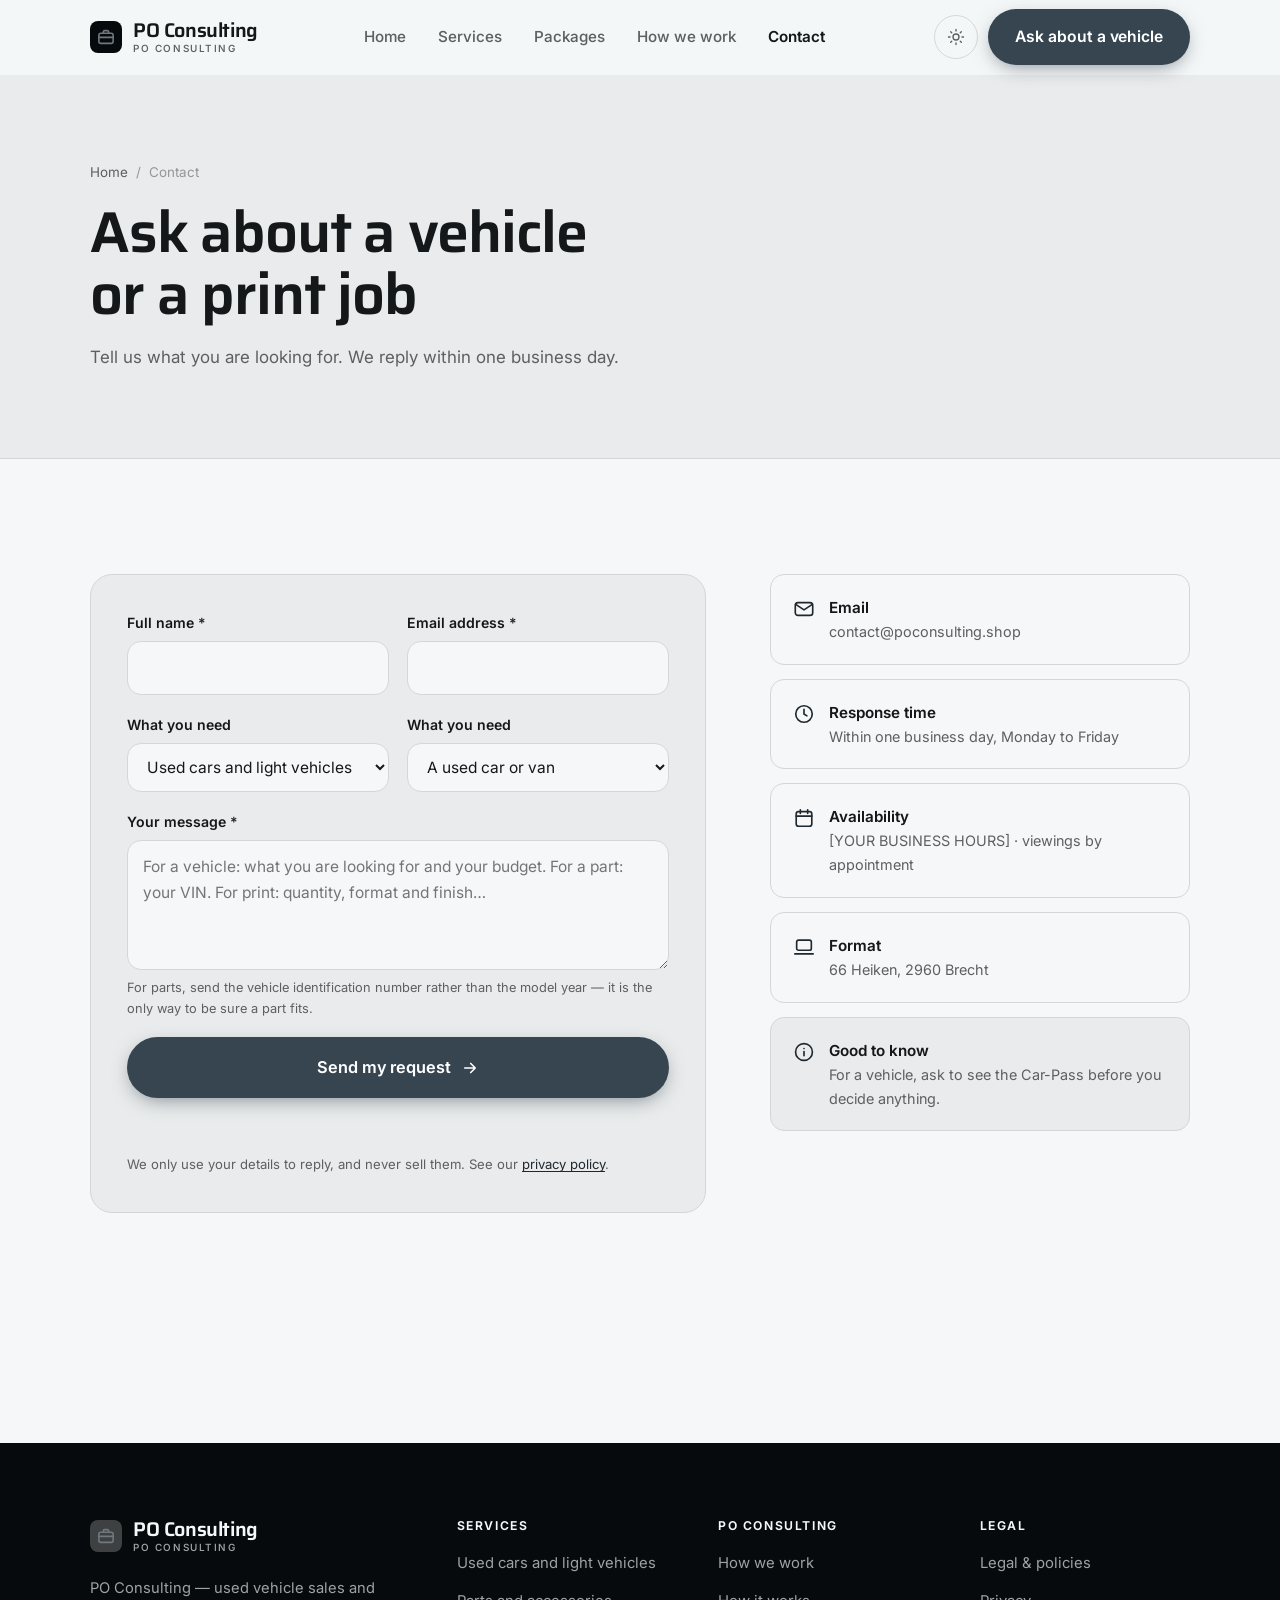
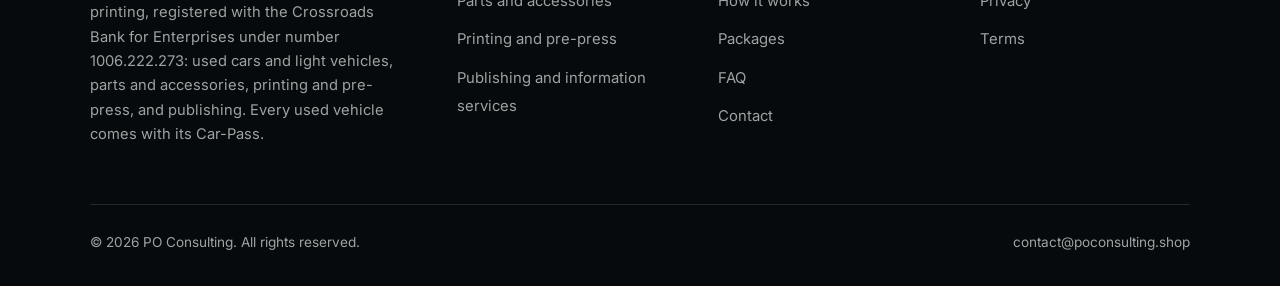
<file: contact.html>
<!DOCTYPE html>
<html lang="en" class="no-js">
<head>
<meta charset="utf-8">
<meta name="viewport" content="width=device-width, initial-scale=1">
<title>Contact — PO Consulting</title>
<meta name="description" content="Contact PO Consulting in Brecht. We reply within one business day.">
<link rel="canonical" href="https://poconsulting.shop/contact.html">

<meta property="og:type" content="website">
<meta property="og:url" content="https://poconsulting.shop/contact.html">
<meta property="og:site_name" content="PO Consulting">
<meta property="og:locale" content="en_US">
<meta property="og:title" content="Contact — PO Consulting">
<meta property="og:description" content="Contact PO Consulting in Brecht. We reply within one business day.">
<meta name="theme-color" content="#070a0c">

<link rel="icon" href="assets/img/favicon.svg" type="image/svg+xml">
<link rel="preconnect" href="https://fonts.googleapis.com">
<link rel="preconnect" href="https://fonts.gstatic.com" crossorigin>
<link rel="stylesheet" href="https://fonts.googleapis.com/css2?family=Saira:wght@400;500;600;700&family=Inter:wght@400..700&display=swap">
<link rel="stylesheet" href="assets/css/style.css">

<!-- Thème appliqué avant le premier rendu (évite le flash) -->
<script>
document.documentElement.classList.remove('no-js');
(function(){try{var t=localStorage.getItem('site-theme');if(t){document.documentElement.setAttribute('data-theme',t);}}catch(e){}})();
</script>
</head>

<body>
<a class="skip-link" href="#main">Skip to main content</a>

<header class="site-header">
  <nav class="wrap nav" aria-label="Main navigation">
    <a class="brand" href="index.html">
      <svg class="brand__mark" viewBox="0 0 64 64" aria-hidden="true">
        <rect class="bm-bg" width="64" height="64" rx="16"/>
        <g class="bm-ic" transform="translate(14 14) scale(1.5)" fill="none" stroke-width="2.1" stroke-linecap="round" stroke-linejoin="round"><rect x="2.5" y="7" width="19" height="13.5" rx="2.5"/><path d="M8.5 7V5a1.5 1.5 0 0 1 1.5-1.5h4A1.5 1.5 0 0 1 15.5 5v2M2.5 12.5h19"/></g>
      </svg>
      <span>PO Consulting<span class="brand__sub">PO Consulting</span></span>
    </a>

    <ul class="nav__links" id="nav-links">
      <li><a href="index.html">Home</a></li>
      <li><a href="programs.html">Services</a></li>
      <li><a href="index.html#pricing">Packages</a></li>
      <li><a href="about.html">How we work</a></li>
      <li><a href="contact.html" aria-current="page">Contact</a></li>
      <li><a class="btn btn--primary" href="contact.html">Ask about a vehicle</a></li>
    </ul>

    <div class="nav__cta">
      <button class="theme-toggle" type="button" aria-label="Switch to dark theme">
        <svg class="icon-sun" viewBox="0 0 24 24" fill="none" stroke="currentColor" stroke-width="1.8" stroke-linecap="round" aria-hidden="true"><circle cx="12" cy="12" r="4"/><path d="M12 2v2m0 16v2M2 12h2m16 0h2M4.9 4.9l1.4 1.4m11.4 11.4 1.4 1.4M19.1 4.9l-1.4 1.4M6.3 17.7l-1.4 1.4"/></svg>
        <svg class="icon-moon" viewBox="0 0 24 24" fill="none" stroke="currentColor" stroke-width="1.8" stroke-linecap="round" stroke-linejoin="round" aria-hidden="true"><path d="M21 12.8A9 9 0 1 1 11.2 3a7 7 0 0 0 9.8 9.8z"/></svg>
      </button>
      <a class="btn btn--primary" href="contact.html">Ask about a vehicle</a>
      <button class="nav__toggle" type="button" aria-expanded="false" aria-controls="nav-links" aria-label="Open menu">
        <svg class="icon-open" viewBox="0 0 24 24" fill="none" stroke="currentColor" stroke-width="2" stroke-linecap="round" aria-hidden="true"><path d="M3 6h18M3 12h18M3 18h18"/></svg>
        <svg class="icon-close" viewBox="0 0 24 24" fill="none" stroke="currentColor" stroke-width="2" stroke-linecap="round" aria-hidden="true"><path d="M6 6l12 12M18 6L6 18"/></svg>
      </button>
    </div>
  </nav>
</header>

<main id="main">

<section class="page-head">
  <div class="wrap">
    <nav class="breadcrumb" aria-label="Breadcrumb">
      <a href="index.html">Home</a><span>/</span><span aria-current="page">Contact</span>
    </nav>
    <h1>Ask about a vehicle or a print job</h1>
    <p>Tell us what you are looking for. We reply within one business day.</p>
  </div>
</section>

<section class="section wrap">
  <div class="form-layout">

    <!--
      FORM: the action attribute holds a placeholder id. Create a free form at
      https://formspree.io and replace VOTRE_ID_FORMSPREE. Until then, the button
      opens the visitor's email app with a pre-filled message to contact@poconsulting.shop.
    -->
    <form class="form" id="contact-form" action="https://formspree.io/f/VOTRE_ID_FORMSPREE" method="POST"
          data-email="contact@poconsulting.shop" data-subject="Enquiry"
          data-msg-mail="Your email app will open with the message ready to send." data-msg-sending="Sending…"
          data-msg-ok="Thanks! Your message is on its way. We reply within one business day." data-msg-err="Sending failed. Please email us directly at">
      <div class="form__row">
        <div class="field">
          <label for="nom">Full name <span class="req" aria-hidden="true">*</span></label>
          <input type="text" id="nom" name="nom" autocomplete="name" required>
        </div>
        <div class="field">
          <label for="email">Email address <span class="req" aria-hidden="true">*</span></label>
          <input type="email" id="email" name="email" autocomplete="email" required>
        </div>
      </div>

      <div class="form__row">
        <div class="field">
          <label for="programme">What you need</label>
          <select id="programme" name="programme">
            <option>Used cars and light vehicles</option>
            <option>Parts and accessories</option>
            <option>Printing and pre-press</option>
            <option>Publishing and information services</option>
            <option>Not sure yet</option>
          </select>
        </div>
        <div class="field">
          <label for="niveau">What you need</label>
          <select id="niveau" name="niveau">
            <option>A used car or van</option>
            <option>A part or accessory</option>
            <option>Printing</option>
            <option>Short-run publishing</option>
          </select>
        </div>
      </div>

      <div class="field">
        <label for="message">Your message <span class="req" aria-hidden="true">*</span></label>
        <textarea id="message" name="message" required placeholder="For a vehicle: what you are looking for and your budget. For a part: your VIN. For print: quantity, format and finish…"></textarea>
        <span class="field__hint">For parts, send the vehicle identification number rather than the model year — it is the only way to be sure a part fits.</span>
      </div>

      <!-- Bot trap: hidden from humans -->
      <div class="visually-hidden" aria-hidden="true">
        <label for="site-web">Leave this field empty</label>
        <input type="text" id="site-web" name="_gotcha" tabindex="-1" autocomplete="off">
      </div>

      <button class="btn btn--primary btn--lg" type="submit">Send my request <svg viewBox="0 0 24 24" fill="none" stroke="currentColor" stroke-width="2.2" stroke-linecap="round" stroke-linejoin="round" aria-hidden="true"><path d="M5 12h14M13 6l6 6-6 6"/></svg></button>

      <p id="form-status" class="form__status" role="status" aria-live="polite"></p>

      <p class="form__note">
        We only use your details to reply, and never sell them. See our <a href="legal.html#privacy">privacy policy</a>.
      </p>
    </form>

    <aside class="contact-aside">
      <div class="contact-card">
        <svg viewBox="0 0 24 24" fill="none" stroke="currentColor" stroke-width="1.8" stroke-linecap="round" stroke-linejoin="round" aria-hidden="true"><rect x="2.5" y="5" width="19" height="14" rx="3"/><path d="M3 7l9 6 9-6"/></svg>
        <div><b>Email</b><a href="mailto:contact@poconsulting.shop">contact@poconsulting.shop</a></div>
      </div>
      <div class="contact-card">
        <svg viewBox="0 0 24 24" fill="none" stroke="currentColor" stroke-width="1.8" stroke-linecap="round" stroke-linejoin="round" aria-hidden="true"><circle cx="12" cy="12" r="9"/><path d="M12 7v5l3.2 2"/></svg>
        <div><b>Response time</b><span>Within one business day, Monday to Friday</span></div>
      </div>
      <div class="contact-card">
        <svg viewBox="0 0 24 24" fill="none" stroke="currentColor" stroke-width="1.8" stroke-linecap="round" stroke-linejoin="round" aria-hidden="true"><rect x="3.5" y="5" width="17" height="16" rx="2.5"/><path d="M8 3v4M16 3v4M3.5 10h17"/></svg>
        <div><b>Availability</b><span>[YOUR BUSINESS HOURS] · viewings by appointment</span></div>
      </div>
      <div class="contact-card">
        <svg viewBox="0 0 24 24" fill="none" stroke="currentColor" stroke-width="1.8" stroke-linecap="round" stroke-linejoin="round" aria-hidden="true"><rect x="4" y="4.5" width="16" height="11" rx="2"/><path d="M2 19.5h20"/></svg>
        <div><b>Format</b><span>66 Heiken, 2960 Brecht</span></div>
      </div>
      <div class="contact-card contact-card--soft">
        <svg viewBox="0 0 24 24" fill="none" stroke="currentColor" stroke-width="1.8" stroke-linecap="round" stroke-linejoin="round" aria-hidden="true"><circle cx="12" cy="12" r="9.2"/><path d="M12 16v-4.5M12 8.2v.1"/></svg>
        <div><b>Good to know</b><span>For a vehicle, ask to see the Car-Pass before you decide anything.</span></div>
      </div>
    </aside>

  </div>
</section>

</main>

<footer class="site-footer">
  <div class="wrap">
    <div class="footer__grid">
      <div class="footer__brand">
        <a class="brand" href="index.html">
          <svg class="brand__mark" viewBox="0 0 64 64" aria-hidden="true">
        <rect class="bm-bg" width="64" height="64" rx="16"/>
        <g class="bm-ic" transform="translate(14 14) scale(1.5)" fill="none" stroke-width="2.1" stroke-linecap="round" stroke-linejoin="round"><rect x="2.5" y="7" width="19" height="13.5" rx="2.5"/><path d="M8.5 7V5a1.5 1.5 0 0 1 1.5-1.5h4A1.5 1.5 0 0 1 15.5 5v2M2.5 12.5h19"/></g>
      </svg>
          <span>PO Consulting<span class="brand__sub">PO Consulting</span></span>
        </a>
        <p>PO Consulting — used vehicle sales and printing, registered with the Crossroads Bank for Enterprises under number 1006.222.273: used cars and light vehicles, parts and accessories, printing and pre-press, and publishing. Every used vehicle comes with its Car-Pass.</p>
      </div>

      <div class="footer__col">
        <h4>Services</h4>
        <ul>
          <li><a href="programs.html#vehicles">Used cars and light vehicles</a></li>
          <li><a href="programs.html#parts">Parts and accessories</a></li>
          <li><a href="programs.html#printing">Printing and pre-press</a></li>
          <li><a href="programs.html#publishing">Publishing and information services</a></li>
        </ul>
      </div>

      <div class="footer__col">
        <h4>PO Consulting</h4>
        <ul>
          <li><a href="about.html">How we work</a></li>
          <li><a href="index.html#how-it-works">How it works</a></li>
          <li><a href="index.html#pricing">Packages</a></li>
          <li><a href="index.html#faq">FAQ</a></li>
          <li><a href="contact.html">Contact</a></li>
        </ul>
      </div>

      <div class="footer__col">
        <h4>Legal</h4>
        <ul>
          <li><a href="legal.html">Legal &amp; policies</a></li>
          <li><a href="legal.html#privacy">Privacy</a></li>
          <li><a href="legal.html#terms">Terms</a></li>
        </ul>
      </div>
    </div>

    <div class="footer__bottom">
      <p>© <span data-year>2026</span> PO Consulting. All rights reserved.</p>
      <p><a href="mailto:contact@poconsulting.shop">contact@poconsulting.shop</a></p>
    </div>
  </div>
</footer>

<script src="assets/js/main.js" defer></script>
</body>
</html>
</file>
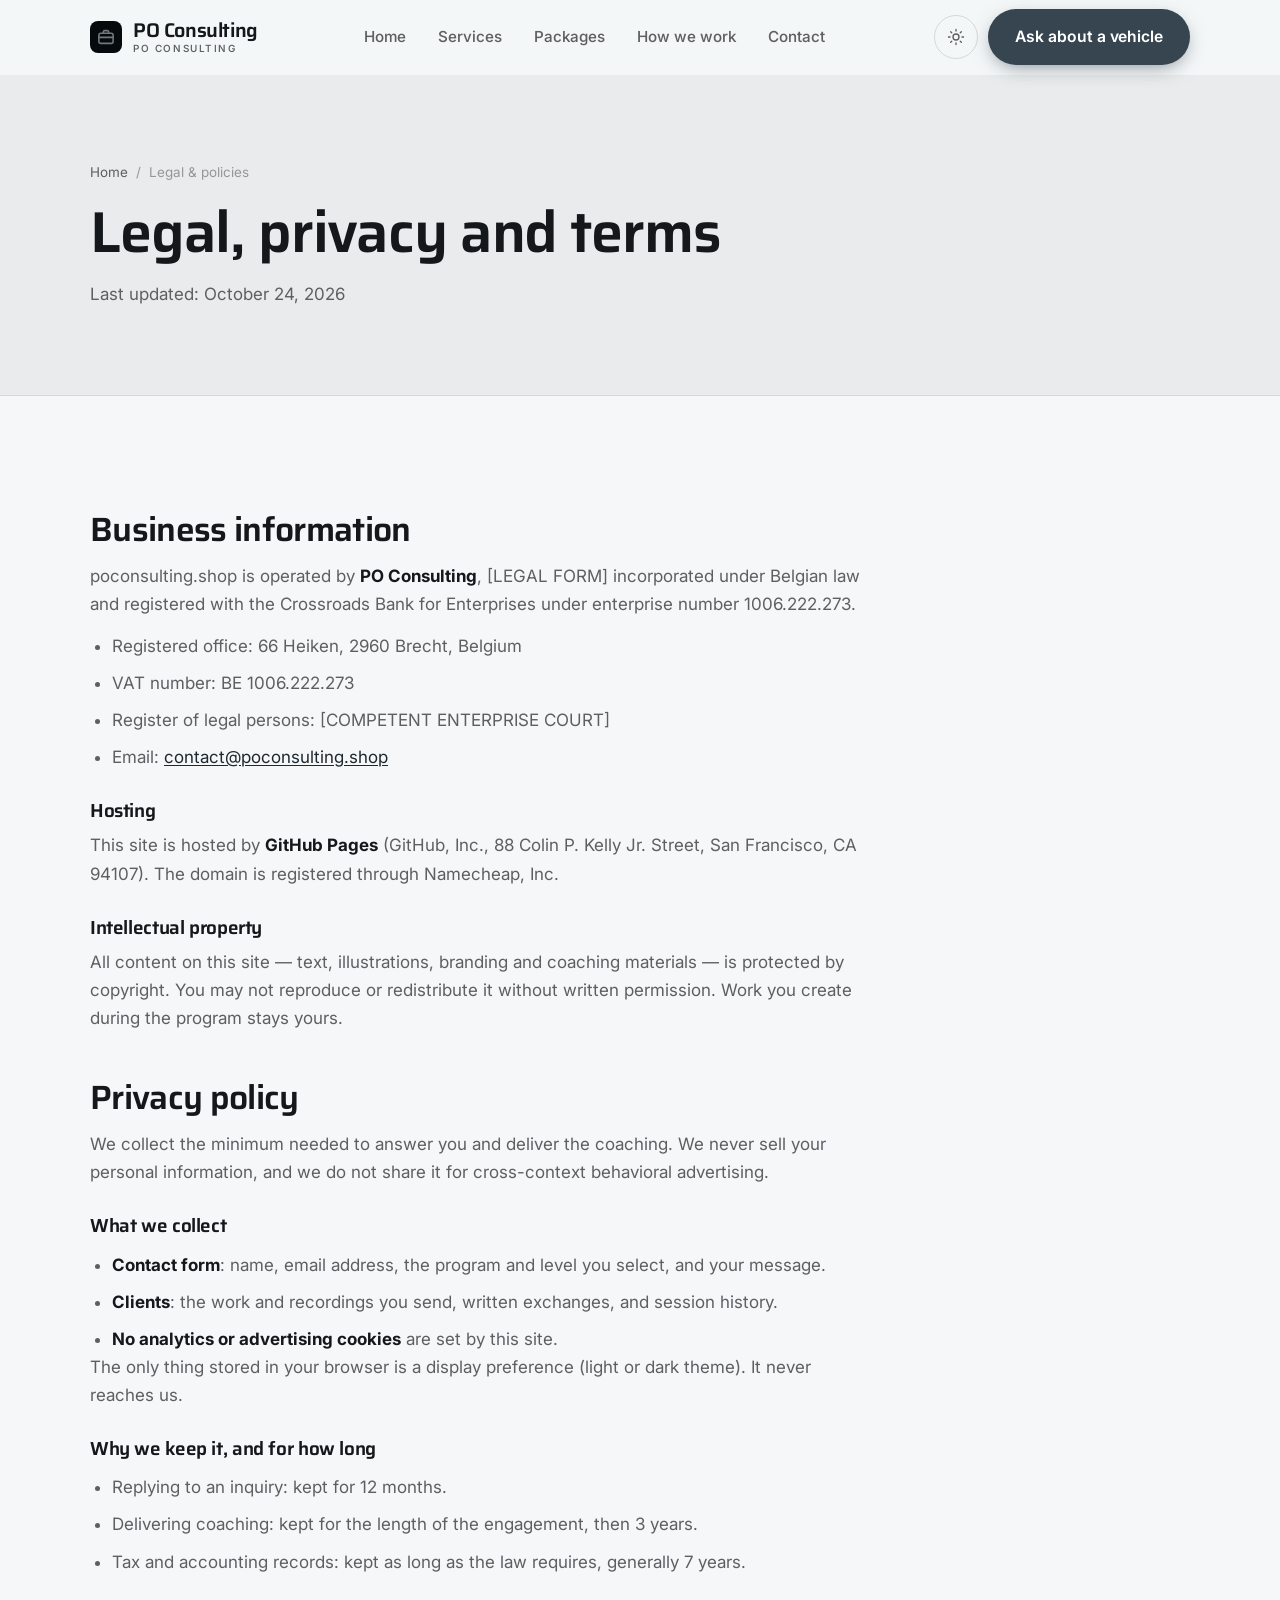
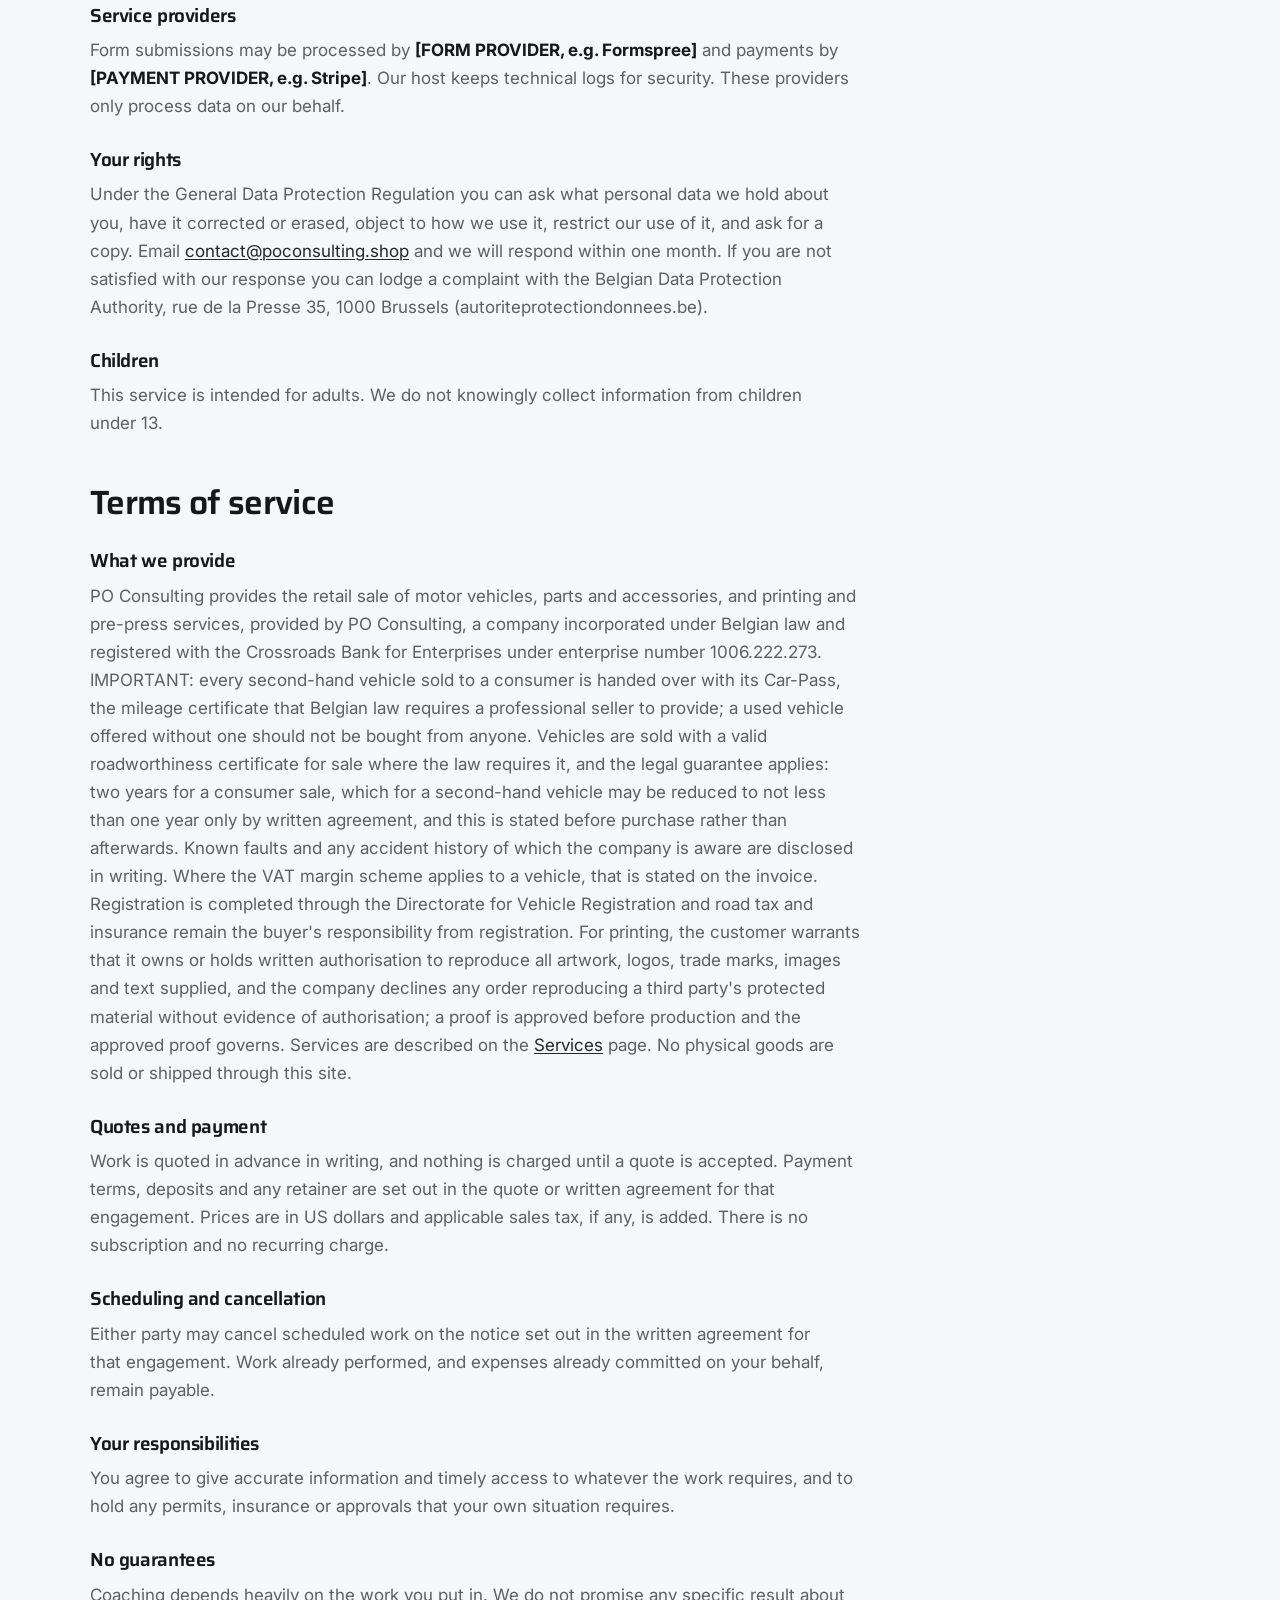
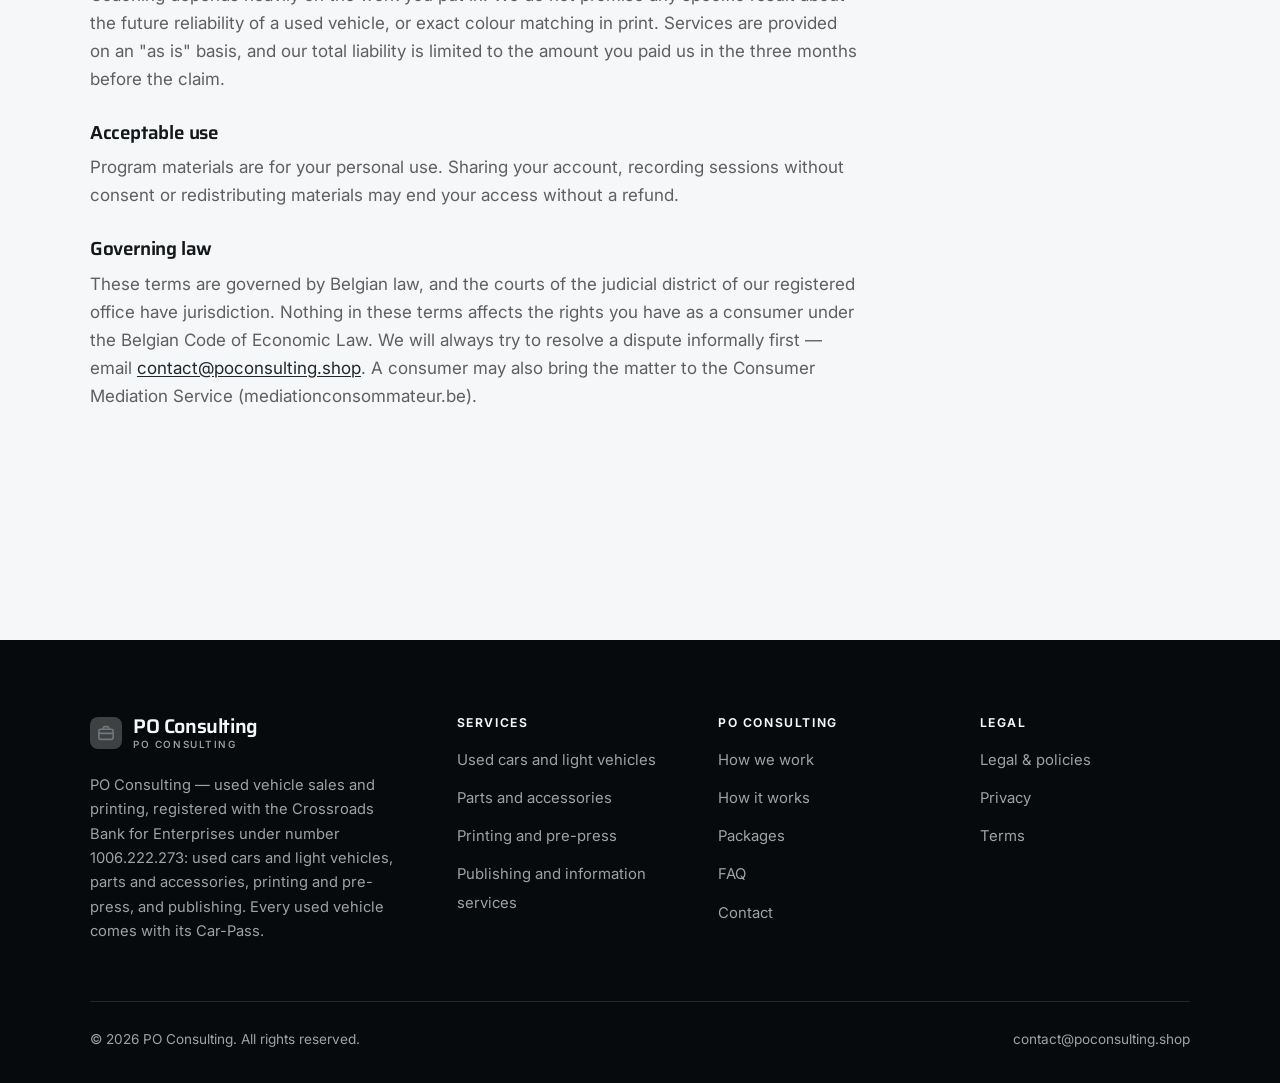
<file: legal.html>
<!DOCTYPE html>
<html lang="en" class="no-js">
<head>
<meta charset="utf-8">
<meta name="viewport" content="width=device-width, initial-scale=1">
<title>Legal, privacy and terms — PO Consulting</title>
<meta name="description" content="Business information, privacy policy and terms of service for PO Consulting.">
<meta name="robots" content="noindex">

<meta property="og:type" content="website">
<meta property="og:url" content="https://poconsulting.shop/legal.html">
<meta property="og:site_name" content="PO Consulting">
<meta property="og:locale" content="en_US">
<meta property="og:title" content="Legal, privacy and terms — PO Consulting">
<meta property="og:description" content="Business information, privacy policy and terms of service for PO Consulting.">
<meta name="theme-color" content="#070a0c">

<link rel="icon" href="assets/img/favicon.svg" type="image/svg+xml">
<link rel="preconnect" href="https://fonts.googleapis.com">
<link rel="preconnect" href="https://fonts.gstatic.com" crossorigin>
<link rel="stylesheet" href="https://fonts.googleapis.com/css2?family=Saira:wght@400;500;600;700&family=Inter:wght@400..700&display=swap">
<link rel="stylesheet" href="assets/css/style.css">

<!-- Thème appliqué avant le premier rendu (évite le flash) -->
<script>
document.documentElement.classList.remove('no-js');
(function(){try{var t=localStorage.getItem('site-theme');if(t){document.documentElement.setAttribute('data-theme',t);}}catch(e){}})();
</script>
</head>

<body>
<a class="skip-link" href="#main">Skip to main content</a>

<header class="site-header">
  <nav class="wrap nav" aria-label="Main navigation">
    <a class="brand" href="index.html">
      <svg class="brand__mark" viewBox="0 0 64 64" aria-hidden="true">
        <rect class="bm-bg" width="64" height="64" rx="16"/>
        <g class="bm-ic" transform="translate(14 14) scale(1.5)" fill="none" stroke-width="2.1" stroke-linecap="round" stroke-linejoin="round"><rect x="2.5" y="7" width="19" height="13.5" rx="2.5"/><path d="M8.5 7V5a1.5 1.5 0 0 1 1.5-1.5h4A1.5 1.5 0 0 1 15.5 5v2M2.5 12.5h19"/></g>
      </svg>
      <span>PO Consulting<span class="brand__sub">PO Consulting</span></span>
    </a>

    <ul class="nav__links" id="nav-links">
      <li><a href="index.html">Home</a></li>
      <li><a href="programs.html">Services</a></li>
      <li><a href="index.html#pricing">Packages</a></li>
      <li><a href="about.html">How we work</a></li>
      <li><a href="contact.html">Contact</a></li>
      <li><a class="btn btn--primary" href="contact.html">Ask about a vehicle</a></li>
    </ul>

    <div class="nav__cta">
      <button class="theme-toggle" type="button" aria-label="Switch to dark theme">
        <svg class="icon-sun" viewBox="0 0 24 24" fill="none" stroke="currentColor" stroke-width="1.8" stroke-linecap="round" aria-hidden="true"><circle cx="12" cy="12" r="4"/><path d="M12 2v2m0 16v2M2 12h2m16 0h2M4.9 4.9l1.4 1.4m11.4 11.4 1.4 1.4M19.1 4.9l-1.4 1.4M6.3 17.7l-1.4 1.4"/></svg>
        <svg class="icon-moon" viewBox="0 0 24 24" fill="none" stroke="currentColor" stroke-width="1.8" stroke-linecap="round" stroke-linejoin="round" aria-hidden="true"><path d="M21 12.8A9 9 0 1 1 11.2 3a7 7 0 0 0 9.8 9.8z"/></svg>
      </button>
      <a class="btn btn--primary" href="contact.html">Ask about a vehicle</a>
      <button class="nav__toggle" type="button" aria-expanded="false" aria-controls="nav-links" aria-label="Open menu">
        <svg class="icon-open" viewBox="0 0 24 24" fill="none" stroke="currentColor" stroke-width="2" stroke-linecap="round" aria-hidden="true"><path d="M3 6h18M3 12h18M3 18h18"/></svg>
        <svg class="icon-close" viewBox="0 0 24 24" fill="none" stroke="currentColor" stroke-width="2" stroke-linecap="round" aria-hidden="true"><path d="M6 6l12 12M18 6L6 18"/></svg>
      </button>
    </div>
  </nav>
</header>

<main id="main">

<section class="page-head">
  <div class="wrap">
    <nav class="breadcrumb" aria-label="Breadcrumb">
      <a href="index.html">Home</a><span>/</span><span aria-current="page">Legal &amp; policies</span>
    </nav>
    <h1>Legal, privacy and terms</h1>
    <p>Last updated: <time datetime="2026-10-24">October 24, 2026</time></p>
  </div>
</section>

<section class="section wrap">
  <div class="prose">

    <!--
      TO DO: this is a skeleton, not legal advice. Replace every [BRACKET] with
      your real details before selling, and have a lawyer review it if you can.
      Consumer protection rules differ by state.
    -->

    <h2 id="business">Business information</h2>
    <p>
      poconsulting.shop is operated by <strong>PO Consulting</strong>,
      [LEGAL FORM] incorporated under Belgian law and registered with the
      Crossroads Bank for Enterprises under enterprise number 1006.222.273.
    </p>
    <ul>
      <li>Registered office: 66 Heiken, 2960 Brecht, Belgium</li>
      <li>VAT number: BE 1006.222.273</li>
      <li>Register of legal persons: [COMPETENT ENTERPRISE COURT]</li>
      <li>Email: <a href="mailto:contact@poconsulting.shop">contact@poconsulting.shop</a></li>
    </ul>

    <h3>Hosting</h3>
    <p>
      This site is hosted by <strong>GitHub Pages</strong> (GitHub, Inc., 88 Colin P. Kelly Jr. Street,
      San Francisco, CA 94107). The domain is registered through Namecheap, Inc.
    </p>

    <h3>Intellectual property</h3>
    <p>
      All content on this site — text, illustrations, branding and coaching materials — is protected by
      copyright. You may not reproduce or redistribute it without written permission. Work you create during
      the program stays yours.
    </p>

    <h2 id="privacy">Privacy policy</h2>
    <p>
      We collect the minimum needed to answer you and deliver the coaching. We never sell your personal
      information, and we do not share it for cross-context behavioral advertising.
    </p>
    <h3>What we collect</h3>
    <ul>
      <li><strong>Contact form</strong>: name, email address, the program and level you select, and your message.</li>
      <li><strong>Clients</strong>: the work and recordings you send, written exchanges, and session history.</li>
      <li><strong>No analytics or advertising cookies</strong> are set by this site.</li>
    </ul>
    <p>
      The only thing stored in your browser is a display preference (light or dark theme). It never reaches us.
    </p>
    <h3>Why we keep it, and for how long</h3>
    <ul>
      <li>Replying to an inquiry: kept for 12 months.</li>
      <li>Delivering coaching: kept for the length of the engagement, then 3 years.</li>
      <li>Tax and accounting records: kept as long as the law requires, generally 7 years.</li>
    </ul>
    <h3>Service providers</h3>
    <p>
      Form submissions may be processed by <strong>[FORM PROVIDER, e.g. Formspree]</strong> and payments by
      <strong>[PAYMENT PROVIDER, e.g. Stripe]</strong>. Our host keeps technical logs for security. These
      providers only process data on our behalf.
    </p>
    <h3>Your rights</h3>
    <p>
      Under the General Data Protection Regulation you can ask what personal data we hold about you,
      have it corrected or erased, object to how we use it, restrict our use of it, and ask for a copy.
      Email <a href="mailto:contact@poconsulting.shop">contact@poconsulting.shop</a> and we will respond within one month. If you are not
      satisfied with our response you can lodge a complaint with the Belgian Data Protection Authority,
      rue de la Presse 35, 1000 Brussels (autoriteprotectiondonnees.be).
    </p>
    <h3>Children</h3>
    <p>
      This service is intended for adults. We do not knowingly collect information from children under 13.
    </p>

    <h2 id="terms">Terms of service</h2>
    <h3>What we provide</h3>
    <p>
      PO Consulting provides the retail sale of motor vehicles, parts and accessories, and printing and pre-press services, provided by PO Consulting, a company incorporated under Belgian law and registered with the Crossroads Bank for Enterprises under enterprise number 1006.222.273. IMPORTANT: every second-hand vehicle sold to a consumer is handed over with its Car-Pass, the mileage certificate that Belgian law requires a professional seller to provide; a used vehicle offered without one should not be bought from anyone. Vehicles are sold with a valid roadworthiness certificate for sale where the law requires it, and the legal guarantee applies: two years for a consumer sale, which for a second-hand vehicle may be reduced to not less than one year only by written agreement, and this is stated before purchase rather than afterwards. Known faults and any accident history of which the company is aware are disclosed in writing. Where the VAT margin scheme applies to a vehicle, that is stated on the invoice. Registration is completed through the Directorate for Vehicle Registration and road tax and insurance remain the buyer's responsibility from registration. For printing, the customer warrants that it owns or holds written authorisation to reproduce all artwork, logos, trade marks, images and text supplied, and the company declines any order reproducing a third party's protected material without evidence of authorisation; a proof is approved before production and the approved proof governs. Services are described on the
      <a href="programs.html">Services</a> page. No physical goods are sold or shipped through this site.
    </p>
    <h3>Quotes and payment</h3>
    <p>
      Work is quoted in advance in writing, and nothing is charged until a quote is accepted. Payment terms,
      deposits and any retainer are set out in the quote or written agreement for that engagement. Prices are in
      US dollars and applicable sales tax, if any, is added. There is no subscription and no recurring charge.
    </p>
    <h3>Scheduling and cancellation</h3>
    <p>
      Either party may cancel scheduled work on the notice set out in the written agreement for that engagement.
      Work already performed, and expenses already committed on your behalf, remain payable.
    </p>
    <h3>Your responsibilities</h3>
    <p>
      You agree to give accurate information and timely access to whatever the work requires, and to hold any
      permits, insurance or approvals that your own situation requires.
    </p>

    <h3>No guarantees</h3>
    <p>
      Coaching depends heavily on the work you put in. We do not promise any specific result
      about the future reliability of a used vehicle, or exact colour matching in print. Services are provided on an "as is" basis, and our total
      liability is limited to the amount you paid us in the three months before the claim.
    </p>
    <h3>Acceptable use</h3>
    <p>
      Program materials are for your personal use. Sharing your account, recording sessions without consent
      or redistributing materials may end your access without a refund.
    </p>
    <h3>Governing law</h3>
    <p>
      These terms are governed by Belgian law, and the courts of the judicial district of our
      registered office have jurisdiction. Nothing in these terms affects the rights you have as a
      consumer under the Belgian Code of Economic Law. We will always try to resolve a dispute
      informally first — email <a href="mailto:contact@poconsulting.shop">contact@poconsulting.shop</a>. A consumer may also bring the
      matter to the Consumer Mediation Service (mediationconsommateur.be).
    </p>

  </div>
</section>

</main>

<footer class="site-footer">
  <div class="wrap">
    <div class="footer__grid">
      <div class="footer__brand">
        <a class="brand" href="index.html">
          <svg class="brand__mark" viewBox="0 0 64 64" aria-hidden="true">
        <rect class="bm-bg" width="64" height="64" rx="16"/>
        <g class="bm-ic" transform="translate(14 14) scale(1.5)" fill="none" stroke-width="2.1" stroke-linecap="round" stroke-linejoin="round"><rect x="2.5" y="7" width="19" height="13.5" rx="2.5"/><path d="M8.5 7V5a1.5 1.5 0 0 1 1.5-1.5h4A1.5 1.5 0 0 1 15.5 5v2M2.5 12.5h19"/></g>
      </svg>
          <span>PO Consulting<span class="brand__sub">PO Consulting</span></span>
        </a>
        <p>PO Consulting — used vehicle sales and printing, registered with the Crossroads Bank for Enterprises under number 1006.222.273: used cars and light vehicles, parts and accessories, printing and pre-press, and publishing. Every used vehicle comes with its Car-Pass.</p>
      </div>

      <div class="footer__col">
        <h4>Services</h4>
        <ul>
          <li><a href="programs.html#vehicles">Used cars and light vehicles</a></li>
          <li><a href="programs.html#parts">Parts and accessories</a></li>
          <li><a href="programs.html#printing">Printing and pre-press</a></li>
          <li><a href="programs.html#publishing">Publishing and information services</a></li>
        </ul>
      </div>

      <div class="footer__col">
        <h4>PO Consulting</h4>
        <ul>
          <li><a href="about.html">How we work</a></li>
          <li><a href="index.html#how-it-works">How it works</a></li>
          <li><a href="index.html#pricing">Packages</a></li>
          <li><a href="index.html#faq">FAQ</a></li>
          <li><a href="contact.html">Contact</a></li>
        </ul>
      </div>

      <div class="footer__col">
        <h4>Legal</h4>
        <ul>
          <li><a href="legal.html">Legal &amp; policies</a></li>
          <li><a href="legal.html#privacy">Privacy</a></li>
          <li><a href="legal.html#terms">Terms</a></li>
        </ul>
      </div>
    </div>

    <div class="footer__bottom">
      <p>© <span data-year>2026</span> PO Consulting. All rights reserved.</p>
      <p><a href="mailto:contact@poconsulting.shop">contact@poconsulting.shop</a></p>
    </div>
  </div>
</footer>

<script src="assets/js/main.js" defer></script>
</body>
</html>
</file>
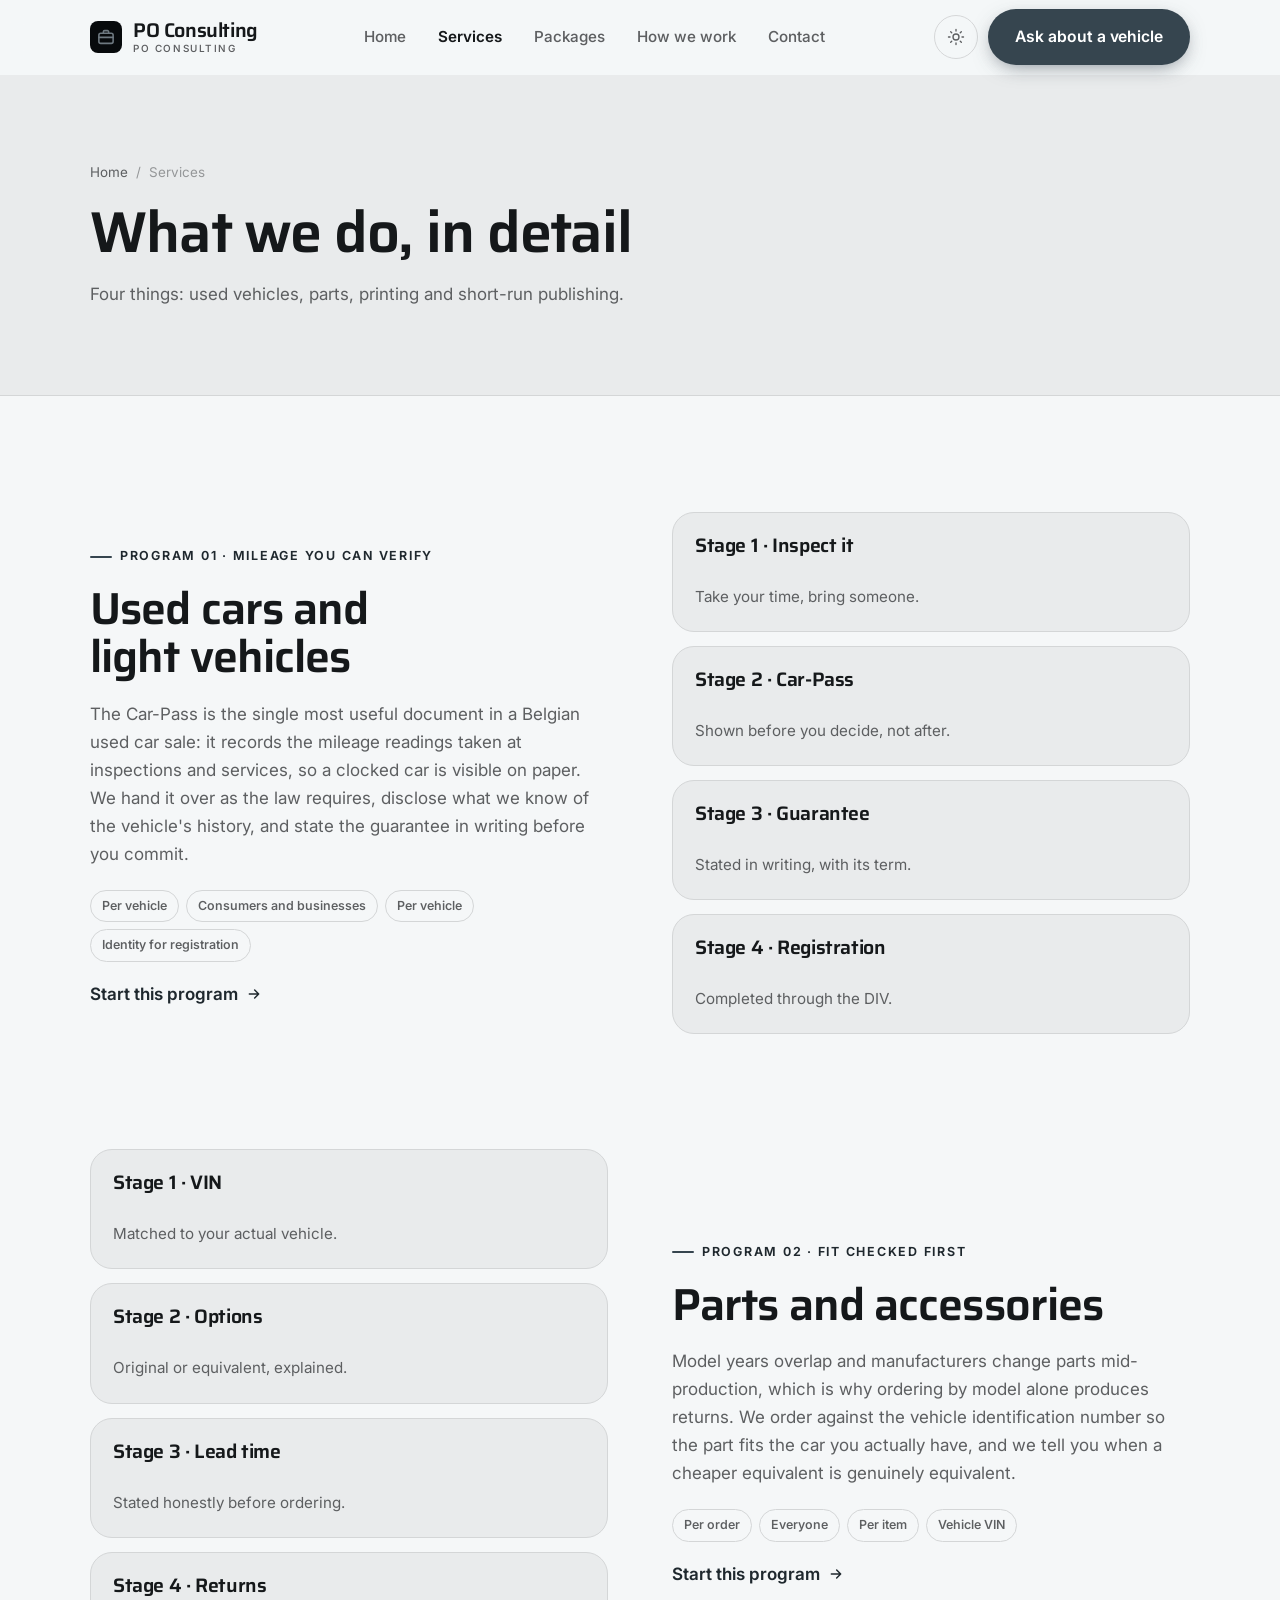
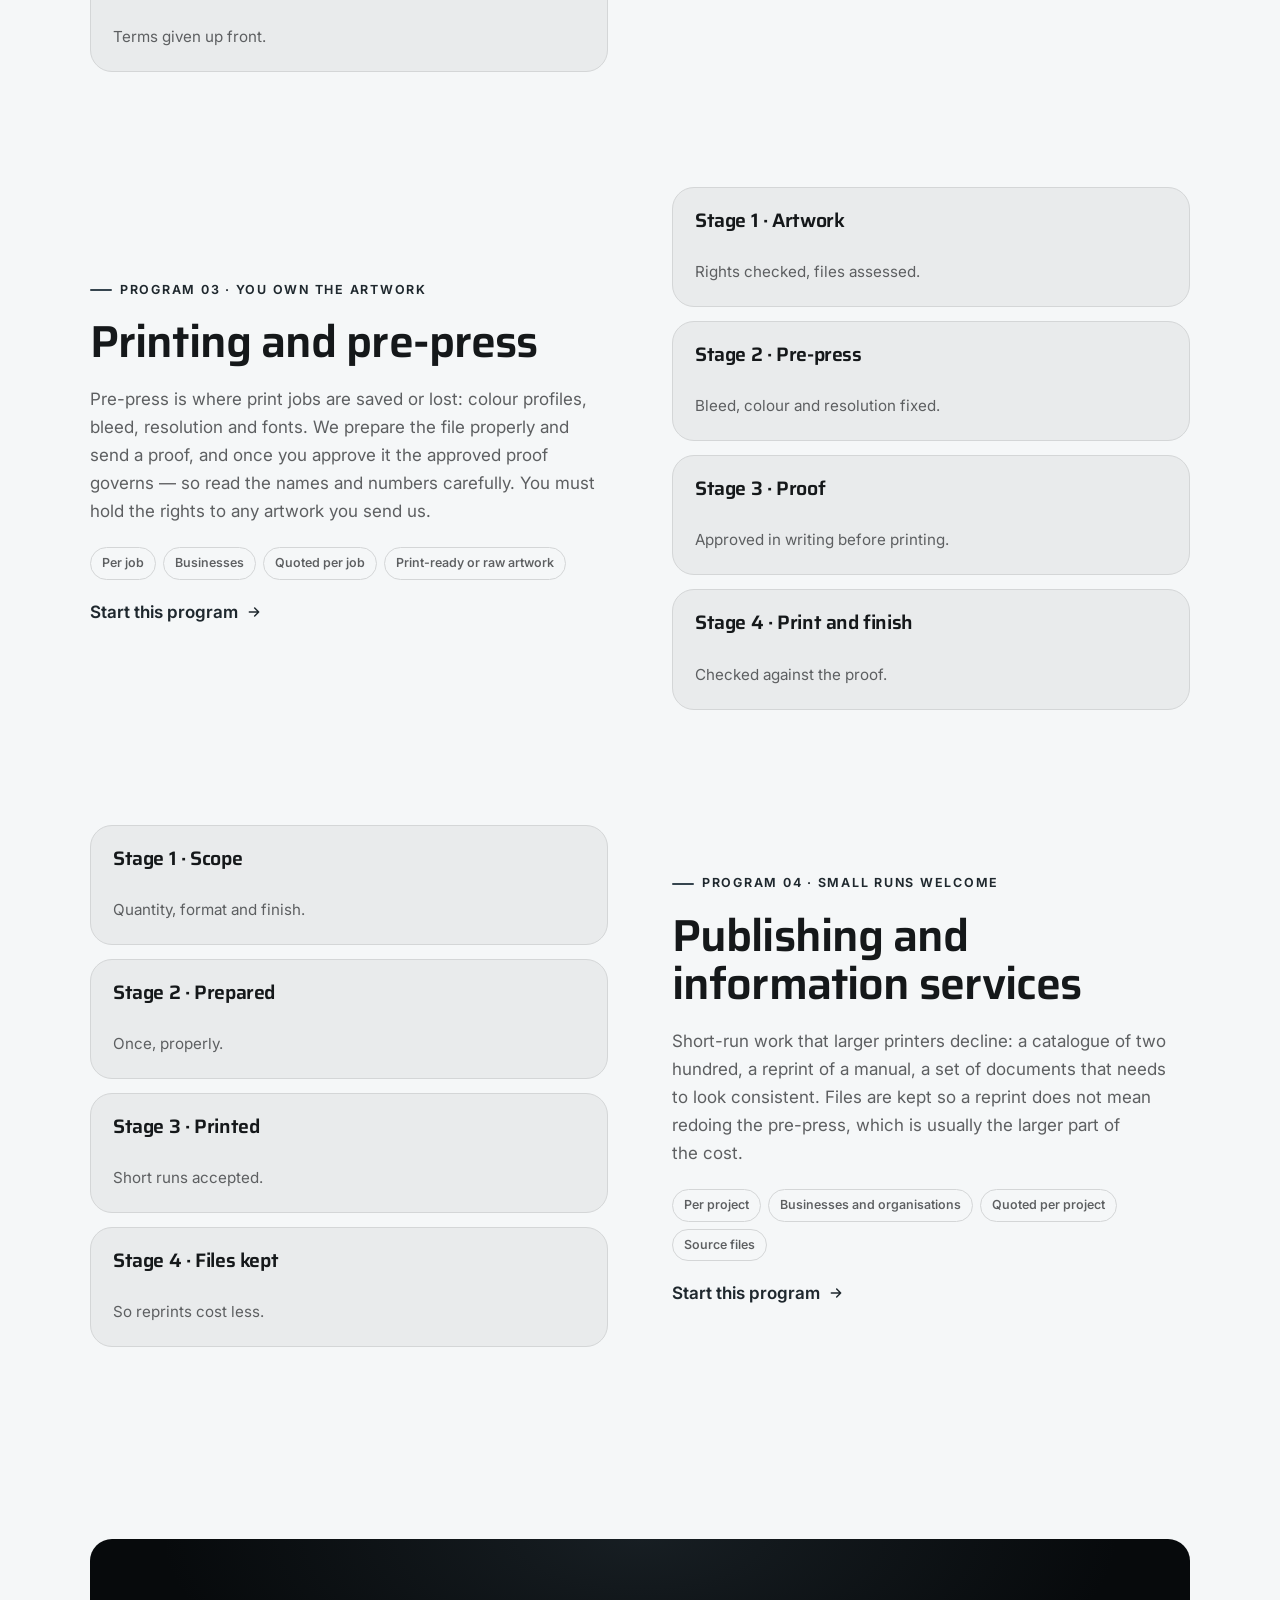
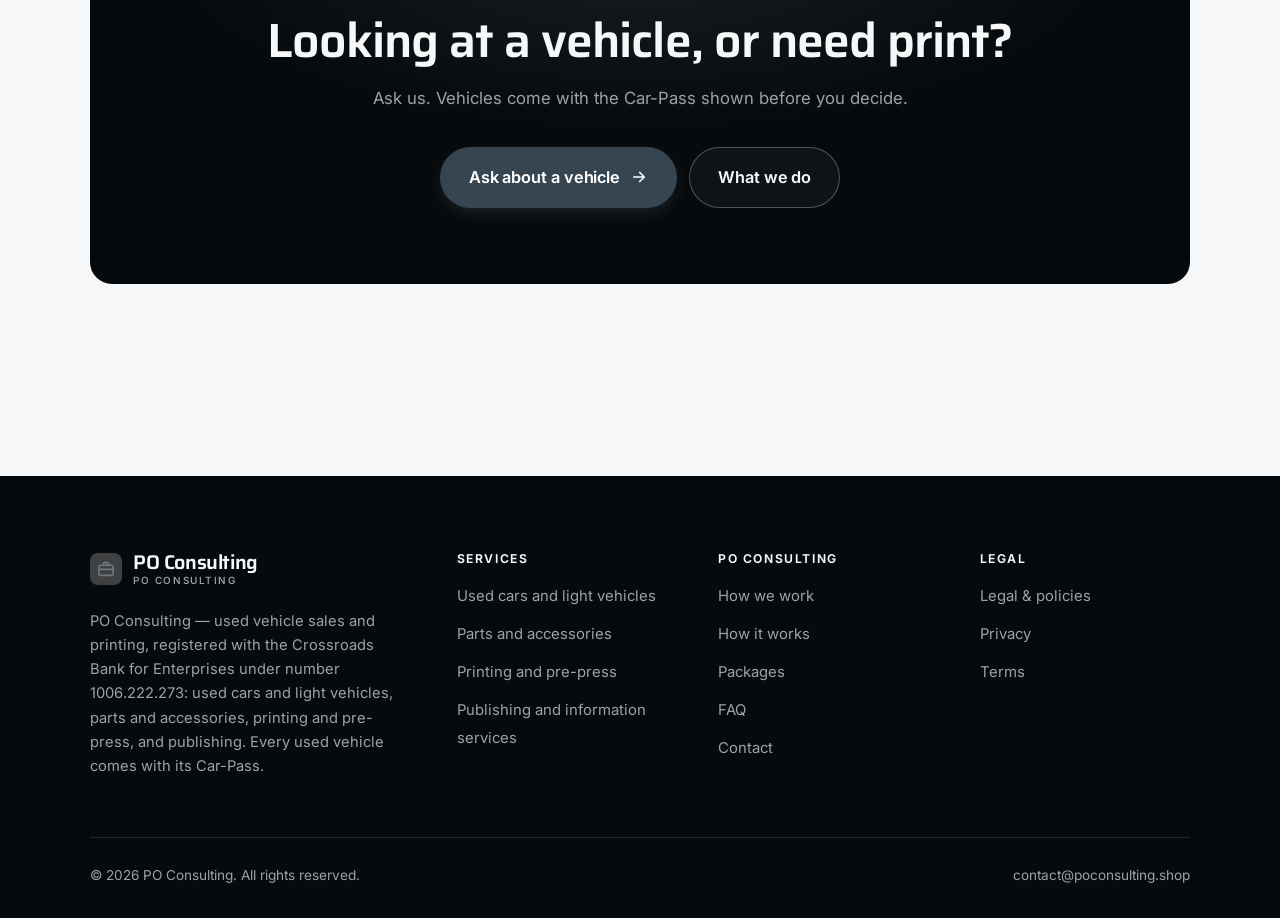
<file: programs.html>
<!DOCTYPE html>
<html lang="en" class="no-js">
<head>
<meta charset="utf-8">
<meta name="viewport" content="width=device-width, initial-scale=1">
<title>Services — PO Consulting</title>
<meta name="description" content="What PO Consulting does: used car and light vehicle sales, parts and accessories, printing and pre-press, and publishing and information services.">
<link rel="canonical" href="https://poconsulting.shop/programs.html">

<meta property="og:type" content="website">
<meta property="og:url" content="https://poconsulting.shop/programs.html">
<meta property="og:site_name" content="PO Consulting">
<meta property="og:locale" content="en_US">
<meta property="og:title" content="Services — PO Consulting">
<meta property="og:description" content="What PO Consulting does: used car and light vehicle sales, parts and accessories, printing and pre-press, and publishing and information services.">
<meta name="theme-color" content="#070a0c">

<link rel="icon" href="assets/img/favicon.svg" type="image/svg+xml">
<link rel="preconnect" href="https://fonts.googleapis.com">
<link rel="preconnect" href="https://fonts.gstatic.com" crossorigin>
<link rel="stylesheet" href="https://fonts.googleapis.com/css2?family=Saira:wght@400;500;600;700&family=Inter:wght@400..700&display=swap">
<link rel="stylesheet" href="assets/css/style.css">

<!-- Thème appliqué avant le premier rendu (évite le flash) -->
<script>
document.documentElement.classList.remove('no-js');
(function(){try{var t=localStorage.getItem('site-theme');if(t){document.documentElement.setAttribute('data-theme',t);}}catch(e){}})();
</script>
</head>

<body>
<a class="skip-link" href="#main">Skip to main content</a>

<header class="site-header">
  <nav class="wrap nav" aria-label="Main navigation">
    <a class="brand" href="index.html">
      <svg class="brand__mark" viewBox="0 0 64 64" aria-hidden="true">
        <rect class="bm-bg" width="64" height="64" rx="16"/>
        <g class="bm-ic" transform="translate(14 14) scale(1.5)" fill="none" stroke-width="2.1" stroke-linecap="round" stroke-linejoin="round"><rect x="2.5" y="7" width="19" height="13.5" rx="2.5"/><path d="M8.5 7V5a1.5 1.5 0 0 1 1.5-1.5h4A1.5 1.5 0 0 1 15.5 5v2M2.5 12.5h19"/></g>
      </svg>
      <span>PO Consulting<span class="brand__sub">PO Consulting</span></span>
    </a>

    <ul class="nav__links" id="nav-links">
      <li><a href="index.html">Home</a></li>
      <li><a href="programs.html" aria-current="page">Services</a></li>
      <li><a href="index.html#pricing">Packages</a></li>
      <li><a href="about.html">How we work</a></li>
      <li><a href="contact.html">Contact</a></li>
      <li><a class="btn btn--primary" href="contact.html">Ask about a vehicle</a></li>
    </ul>

    <div class="nav__cta">
      <button class="theme-toggle" type="button" aria-label="Switch to dark theme">
        <svg class="icon-sun" viewBox="0 0 24 24" fill="none" stroke="currentColor" stroke-width="1.8" stroke-linecap="round" aria-hidden="true"><circle cx="12" cy="12" r="4"/><path d="M12 2v2m0 16v2M2 12h2m16 0h2M4.9 4.9l1.4 1.4m11.4 11.4 1.4 1.4M19.1 4.9l-1.4 1.4M6.3 17.7l-1.4 1.4"/></svg>
        <svg class="icon-moon" viewBox="0 0 24 24" fill="none" stroke="currentColor" stroke-width="1.8" stroke-linecap="round" stroke-linejoin="round" aria-hidden="true"><path d="M21 12.8A9 9 0 1 1 11.2 3a7 7 0 0 0 9.8 9.8z"/></svg>
      </button>
      <a class="btn btn--primary" href="contact.html">Ask about a vehicle</a>
      <button class="nav__toggle" type="button" aria-expanded="false" aria-controls="nav-links" aria-label="Open menu">
        <svg class="icon-open" viewBox="0 0 24 24" fill="none" stroke="currentColor" stroke-width="2" stroke-linecap="round" aria-hidden="true"><path d="M3 6h18M3 12h18M3 18h18"/></svg>
        <svg class="icon-close" viewBox="0 0 24 24" fill="none" stroke="currentColor" stroke-width="2" stroke-linecap="round" aria-hidden="true"><path d="M6 6l12 12M18 6L6 18"/></svg>
      </button>
    </div>
  </nav>
</header>

<main id="main">

<section class="page-head">
  <div class="wrap">
    <nav class="breadcrumb" aria-label="Breadcrumb">
      <a href="index.html">Home</a><span>/</span><span aria-current="page">Services</span>
    </nav>
    <h1>What we do, in detail</h1>
    <p>Four things: used vehicles, parts, printing and short-run publishing.</p>
  </div>
</section>

<section class="section wrap" id="vehicles">
  <div class="split reveal">
    <div>
      <span class="eyebrow">Program 01 · Mileage you can verify</span>
      <h2>Used cars and light vehicles</h2>
      <p>The Car-Pass is the single most useful document in a Belgian used car sale: it records the mileage readings taken at inspections and services, so a clocked car is visible on paper. We hand it over as the law requires, disclose what we know of the vehicle's history, and state the guarantee in writing before you commit.</p>
      <ul class="tags"><li>Per vehicle</li><li>Consumers and businesses</li><li>Per vehicle</li><li>Identity for registration</li></ul>
      <p><a class="arrow-link" href="contact.html">Start this program <svg viewBox="0 0 24 24" fill="none" stroke="currentColor" stroke-width="2.2" stroke-linecap="round" stroke-linejoin="round" aria-hidden="true"><path d="M5 12h14M13 6l6 6-6 6"/></svg></a></p>
    </div>
    <div class="grid grid--2 grid--tight">
      <article class="card card--sm">
        <h3>Stage 1 · Inspect it</h3>
        <p>Take your time, bring someone.</p>
      </article>
      <article class="card card--sm">
        <h3>Stage 2 · Car-Pass</h3>
        <p>Shown before you decide, not after.</p>
      </article>
      <article class="card card--sm">
        <h3>Stage 3 · Guarantee</h3>
        <p>Stated in writing, with its term.</p>
      </article>
      <article class="card card--sm">
        <h3>Stage 4 · Registration</h3>
        <p>Completed through the DIV.</p>
      </article>
    </div>
  </div>
</section>

<section class="section section--flush wrap" id="parts">
  <div class="split reveal">
    <div class="grid grid--2 grid--tight">
      <article class="card card--sm">
        <h3>Stage 1 · VIN</h3>
        <p>Matched to your actual vehicle.</p>
      </article>
      <article class="card card--sm">
        <h3>Stage 2 · Options</h3>
        <p>Original or equivalent, explained.</p>
      </article>
      <article class="card card--sm">
        <h3>Stage 3 · Lead time</h3>
        <p>Stated honestly before ordering.</p>
      </article>
      <article class="card card--sm">
        <h3>Stage 4 · Returns</h3>
        <p>Terms given up front.</p>
      </article>
    </div>
    <div>
      <span class="eyebrow">Program 02 · Fit checked first</span>
      <h2>Parts and accessories</h2>
      <p>Model years overlap and manufacturers change parts mid-production, which is why ordering by model alone produces returns. We order against the vehicle identification number so the part fits the car you actually have, and we tell you when a cheaper equivalent is genuinely equivalent.</p>
      <ul class="tags"><li>Per order</li><li>Everyone</li><li>Per item</li><li>Vehicle VIN</li></ul>
      <p><a class="arrow-link" href="contact.html">Start this program <svg viewBox="0 0 24 24" fill="none" stroke="currentColor" stroke-width="2.2" stroke-linecap="round" stroke-linejoin="round" aria-hidden="true"><path d="M5 12h14M13 6l6 6-6 6"/></svg></a></p>
    </div>
  </div>
</section>

<section class="section section--flush wrap" id="printing">
  <div class="split reveal">
    <div>
      <span class="eyebrow">Program 03 · You own the artwork</span>
      <h2>Printing and pre-press</h2>
      <p>Pre-press is where print jobs are saved or lost: colour profiles, bleed, resolution and fonts. We prepare the file properly and send a proof, and once you approve it the approved proof governs — so read the names and numbers carefully. You must hold the rights to any artwork you send us.</p>
      <ul class="tags"><li>Per job</li><li>Businesses</li><li>Quoted per job</li><li>Print-ready or raw artwork</li></ul>
      <p><a class="arrow-link" href="contact.html">Start this program <svg viewBox="0 0 24 24" fill="none" stroke="currentColor" stroke-width="2.2" stroke-linecap="round" stroke-linejoin="round" aria-hidden="true"><path d="M5 12h14M13 6l6 6-6 6"/></svg></a></p>
    </div>
    <div class="grid grid--2 grid--tight">
      <article class="card card--sm">
        <h3>Stage 1 · Artwork</h3>
        <p>Rights checked, files assessed.</p>
      </article>
      <article class="card card--sm">
        <h3>Stage 2 · Pre-press</h3>
        <p>Bleed, colour and resolution fixed.</p>
      </article>
      <article class="card card--sm">
        <h3>Stage 3 · Proof</h3>
        <p>Approved in writing before printing.</p>
      </article>
      <article class="card card--sm">
        <h3>Stage 4 · Print and finish</h3>
        <p>Checked against the proof.</p>
      </article>
    </div>
  </div>
</section>

<section class="section section--flush wrap" id="publishing">
  <div class="split reveal">
    <div class="grid grid--2 grid--tight">
      <article class="card card--sm">
        <h3>Stage 1 · Scope</h3>
        <p>Quantity, format and finish.</p>
      </article>
      <article class="card card--sm">
        <h3>Stage 2 · Prepared</h3>
        <p>Once, properly.</p>
      </article>
      <article class="card card--sm">
        <h3>Stage 3 · Printed</h3>
        <p>Short runs accepted.</p>
      </article>
      <article class="card card--sm">
        <h3>Stage 4 · Files kept</h3>
        <p>So reprints cost less.</p>
      </article>
    </div>
    <div>
      <span class="eyebrow">Program 04 · Small runs welcome</span>
      <h2>Publishing and information services</h2>
      <p>Short-run work that larger printers decline: a catalogue of two hundred, a reprint of a manual, a set of documents that needs to look consistent. Files are kept so a reprint does not mean redoing the pre-press, which is usually the larger part of the cost.</p>
      <ul class="tags"><li>Per project</li><li>Businesses and organisations</li><li>Quoted per project</li><li>Source files</li></ul>
      <p><a class="arrow-link" href="contact.html">Start this program <svg viewBox="0 0 24 24" fill="none" stroke="currentColor" stroke-width="2.2" stroke-linecap="round" stroke-linejoin="round" aria-hidden="true"><path d="M5 12h14M13 6l6 6-6 6"/></svg></a></p>
    </div>
  </div>
</section>

<section class="wrap section--tight">
  <div class="cta-band reveal">
    <h2>Looking at a vehicle, or need print?</h2>
    <p>Ask us. Vehicles come with the Car-Pass shown before you decide.</p>
    <div class="hero__actions">
      <a class="btn btn--primary btn--lg" href="contact.html">Ask about a vehicle <svg viewBox="0 0 24 24" fill="none" stroke="currentColor" stroke-width="2.2" stroke-linecap="round" stroke-linejoin="round" aria-hidden="true"><path d="M5 12h14M13 6l6 6-6 6"/></svg></a>
      <a class="btn btn--on-dark btn--lg" href="programs.html">What we do</a>
    </div>
  </div>
</section>

</main>

<footer class="site-footer">
  <div class="wrap">
    <div class="footer__grid">
      <div class="footer__brand">
        <a class="brand" href="index.html">
          <svg class="brand__mark" viewBox="0 0 64 64" aria-hidden="true">
        <rect class="bm-bg" width="64" height="64" rx="16"/>
        <g class="bm-ic" transform="translate(14 14) scale(1.5)" fill="none" stroke-width="2.1" stroke-linecap="round" stroke-linejoin="round"><rect x="2.5" y="7" width="19" height="13.5" rx="2.5"/><path d="M8.5 7V5a1.5 1.5 0 0 1 1.5-1.5h4A1.5 1.5 0 0 1 15.5 5v2M2.5 12.5h19"/></g>
      </svg>
          <span>PO Consulting<span class="brand__sub">PO Consulting</span></span>
        </a>
        <p>PO Consulting — used vehicle sales and printing, registered with the Crossroads Bank for Enterprises under number 1006.222.273: used cars and light vehicles, parts and accessories, printing and pre-press, and publishing. Every used vehicle comes with its Car-Pass.</p>
      </div>

      <div class="footer__col">
        <h4>Services</h4>
        <ul>
          <li><a href="programs.html#vehicles">Used cars and light vehicles</a></li>
          <li><a href="programs.html#parts">Parts and accessories</a></li>
          <li><a href="programs.html#printing">Printing and pre-press</a></li>
          <li><a href="programs.html#publishing">Publishing and information services</a></li>
        </ul>
      </div>

      <div class="footer__col">
        <h4>PO Consulting</h4>
        <ul>
          <li><a href="about.html">How we work</a></li>
          <li><a href="index.html#how-it-works">How it works</a></li>
          <li><a href="index.html#pricing">Packages</a></li>
          <li><a href="index.html#faq">FAQ</a></li>
          <li><a href="contact.html">Contact</a></li>
        </ul>
      </div>

      <div class="footer__col">
        <h4>Legal</h4>
        <ul>
          <li><a href="legal.html">Legal &amp; policies</a></li>
          <li><a href="legal.html#privacy">Privacy</a></li>
          <li><a href="legal.html#terms">Terms</a></li>
        </ul>
      </div>
    </div>

    <div class="footer__bottom">
      <p>© <span data-year>2026</span> PO Consulting. All rights reserved.</p>
      <p><a href="mailto:contact@poconsulting.shop">contact@poconsulting.shop</a></p>
    </div>
  </div>
</footer>

<script src="assets/js/main.js" defer></script>
</body>
</html>
</file>
<file: assets/css/style.css>
/* PO Consulting — couleurs et polices de la marque.
   Modifier ces valeurs suffit à changer l'identité visuelle de tout le site. */
:root {
  --c-accent:    #36454f;
  --c-on-accent: #ffffff;
  --c-ink:       #070a0c;
  --c-paper:     #f5f7f8;

  --accent-ink-light: color-mix(in srgb, var(--c-accent) 58%, black);
  --accent-on-dark:   color-mix(in srgb, var(--c-accent) 72%, white);

  --font-display: "Saira", system-ui, -apple-system, "Segoe UI", sans-serif;
  --font-body: "Inter", system-ui, -apple-system, "Segoe UI", sans-serif;
  --display-weight: 600;
  --display-tracking: -.02em;
}

/* ==========================================================================
   Feuille de style commune aux sites de coaching
   Les couleurs de marque (--c-accent, --c-on-accent, --c-ink, --c-paper) et
   les polices sont définies juste au-dessus, par site. Tout le reste en dérive.
   ========================================================================== */

/* --------------------------------------------------------------------------
   1. Tokens dérivés
   -------------------------------------------------------------------------- */

:root {
  /* Thème clair */
  --paper:      var(--c-paper);
  --paper-2:    color-mix(in srgb, var(--c-paper) 95%, var(--c-ink));
  --paper-3:    color-mix(in srgb, var(--c-paper) 89%, var(--c-ink));
  --line:       color-mix(in srgb, var(--c-paper) 86%, var(--c-ink));
  --text:       color-mix(in srgb, var(--c-ink) 94%, var(--c-paper));
  --muted:      color-mix(in srgb, var(--c-ink) 64%, var(--c-paper));
  --accent:     var(--c-accent);
  --accent-600: color-mix(in srgb, var(--c-accent) 86%, black);
  --accent-ink: var(--accent-ink-light);
  --on-accent:  var(--c-on-accent);
  --ink:        var(--c-ink);
  --ink-soft:   color-mix(in srgb, var(--c-ink) 90%, white);
  --on-ink:     var(--c-paper);
  --on-ink-mut: color-mix(in srgb, var(--c-paper) 64%, var(--c-ink));
  --brand-bg:   var(--c-ink);

  /* Rayons */
  --r-sm: 8px;
  --r-md: 14px;
  --r-lg: 22px;
  --r-full: 999px;

  /* Ombres */
  --sh-1: 0 1px 2px rgba(0, 0, 0, .05), 0 2px 8px rgba(0, 0, 0, .04);
  --sh-2: 0 2px 4px rgba(0, 0, 0, .05), 0 12px 32px rgba(0, 0, 0, .09);
  --sh-3: 0 4px 8px rgba(0, 0, 0, .06), 0 24px 56px rgba(0, 0, 0, .14);

  /* Rythme */
  --gutter: clamp(16px, 4vw, 40px);
  --maxw: 1180px;
  --section-y: clamp(64px, 9vw, 124px);

  --ease: cubic-bezier(.22, .61, .36, 1);
}

/* Thème sombre — suit le système, sauf si l'utilisateur a choisi « clair » */
@media (prefers-color-scheme: dark) {
  :root:not([data-theme="light"]) {
    --paper:      var(--c-ink);
    --paper-2:    color-mix(in srgb, var(--c-ink) 92%, white);
    --paper-3:    color-mix(in srgb, var(--c-ink) 86%, white);
    --line:       color-mix(in srgb, var(--c-ink) 80%, white);
    --text:       color-mix(in srgb, var(--c-paper) 94%, var(--c-ink));
    --muted:      color-mix(in srgb, var(--c-paper) 66%, var(--c-ink));
    --accent-ink: var(--accent-on-dark);
    --ink:        color-mix(in srgb, var(--c-ink) 72%, black);
    --brand-bg:   color-mix(in srgb, var(--c-ink) 80%, white);
    --sh-1: 0 1px 2px rgba(0, 0, 0, .4), 0 2px 8px rgba(0, 0, 0, .3);
    --sh-2: 0 2px 4px rgba(0, 0, 0, .4), 0 12px 32px rgba(0, 0, 0, .45);
    --sh-3: 0 4px 8px rgba(0, 0, 0, .45), 0 24px 56px rgba(0, 0, 0, .55);
  }
}

/* Thème sombre — choix explicite */
:root[data-theme="dark"] {
  --paper:      var(--c-ink);
  --paper-2:    color-mix(in srgb, var(--c-ink) 92%, white);
  --paper-3:    color-mix(in srgb, var(--c-ink) 86%, white);
  --line:       color-mix(in srgb, var(--c-ink) 80%, white);
  --text:       color-mix(in srgb, var(--c-paper) 94%, var(--c-ink));
  --muted:      color-mix(in srgb, var(--c-paper) 66%, var(--c-ink));
  --accent-ink: var(--accent-on-dark);
  --ink:        color-mix(in srgb, var(--c-ink) 72%, black);
  --brand-bg:   color-mix(in srgb, var(--c-ink) 80%, white);
  --sh-1: 0 1px 2px rgba(0, 0, 0, .4), 0 2px 8px rgba(0, 0, 0, .3);
  --sh-2: 0 2px 4px rgba(0, 0, 0, .4), 0 12px 32px rgba(0, 0, 0, .45);
  --sh-3: 0 4px 8px rgba(0, 0, 0, .45), 0 24px 56px rgba(0, 0, 0, .55);
}

/* --------------------------------------------------------------------------
   2. Reset / base
   -------------------------------------------------------------------------- */

*, *::before, *::after { box-sizing: border-box; }

* { margin: 0; }

html {
  -webkit-text-size-adjust: 100%;
  scroll-behavior: smooth;
  scroll-padding-top: 88px;
}

body {
  background: var(--paper);
  color: var(--text);
  font-family: var(--font-body);
  font-size: 17px;
  line-height: 1.65;
  -webkit-font-smoothing: antialiased;
  text-rendering: optimizeLegibility;
  overflow-x: hidden;
}

img, svg, video { display: block; max-width: 100%; height: auto; }

a { color: inherit; text-decoration: none; }

button, input, textarea, select { font: inherit; color: inherit; }

h1, h2, h3, h4 {
  font-family: var(--font-display);
  font-weight: var(--display-weight);
  line-height: 1.08;
  letter-spacing: var(--display-tracking);
  text-wrap: balance;
}

p { text-wrap: pretty; }

:focus-visible {
  outline: 3px solid var(--accent);
  outline-offset: 3px;
  border-radius: 4px;
}

::selection { background: var(--accent); color: var(--on-accent); }

/* --------------------------------------------------------------------------
   3. Utilitaires de mise en page
   -------------------------------------------------------------------------- */

.wrap {
  width: 100%;
  max-width: var(--maxw);
  margin-inline: auto;
  padding-inline: var(--gutter);
}

.section { padding-block: var(--section-y); }
.section--flush { padding-top: 0; }
.section--tight { padding-block: clamp(48px, 6vw, 80px); }

.skip-link {
  position: absolute;
  left: 12px;
  top: -100px;
  z-index: 200;
  background: var(--accent);
  color: var(--on-accent);
  padding: 12px 20px;
  border-radius: var(--r-sm);
  font-weight: 600;
  transition: top .2s var(--ease);
}
.skip-link:focus { top: 12px; }

.eyebrow {
  display: inline-flex;
  align-items: center;
  gap: 8px;
  font-size: .78rem;
  font-weight: 650;
  letter-spacing: .14em;
  text-transform: uppercase;
  color: var(--accent-ink);
  margin-bottom: 18px;
}
.eyebrow::before {
  content: "";
  width: 22px;
  height: 2px;
  background: var(--accent);
  border-radius: 2px;
}

.section-head { max-width: 62ch; margin-bottom: clamp(36px, 5vw, 60px); }
.section-head h2 { font-size: clamp(2rem, 4.4vw, 3.1rem); }
.section-head p {
  margin-top: 18px;
  color: var(--muted);
  font-size: clamp(1rem, 1.6vw, 1.12rem);
  max-width: 58ch;
}

.section-head--center { margin-inline: auto; text-align: center; }
.section-head--center .eyebrow { justify-content: center; }
.section-head--center p { margin-inline: auto; }

/* --------------------------------------------------------------------------
   4. Boutons
   -------------------------------------------------------------------------- */

.btn {
  display: inline-flex;
  align-items: center;
  justify-content: center;
  gap: 10px;
  padding: 14px 26px;
  border: 1px solid transparent;
  border-radius: var(--r-full);
  font-weight: 620;
  font-size: .98rem;
  letter-spacing: -.005em;
  cursor: pointer;
  white-space: nowrap;
  transition: transform .18s var(--ease), background-color .18s var(--ease),
              border-color .18s var(--ease), box-shadow .18s var(--ease), color .18s var(--ease);
}
.btn:hover { transform: translateY(-2px); }
.btn:active { transform: translateY(0); }

.btn--primary {
  background: var(--accent);
  color: var(--on-accent);
  box-shadow: 0 6px 20px -6px color-mix(in srgb, var(--c-accent) 65%, transparent);
}
.btn--primary:hover {
  background: var(--accent-600);
  box-shadow: 0 12px 28px -8px color-mix(in srgb, var(--c-accent) 70%, transparent);
}

.btn--ghost {
  border-color: var(--line);
  background: transparent;
  color: var(--text);
}
.btn--ghost:hover { border-color: var(--accent); color: var(--accent-ink); }

.btn--on-dark {
  border-color: color-mix(in srgb, var(--c-paper) 28%, transparent);
  color: var(--on-ink);
  background: color-mix(in srgb, var(--c-paper) 4%, transparent);
}
.btn--on-dark:hover {
  border-color: color-mix(in srgb, var(--c-paper) 60%, transparent);
  background: color-mix(in srgb, var(--c-paper) 10%, transparent);
}

.btn--lg { padding: 16px 28px; font-size: 1.02rem; }
.btn--block { width: 100%; }

.btn svg { width: 18px; height: 18px; flex: none; }

@media (max-width: 420px) {
  .btn--lg { padding: 15px 22px; font-size: 1rem; white-space: normal; text-align: center; }
}

/* Lien fléché */
.arrow-link {
  display: inline-flex;
  align-items: center;
  gap: 8px;
  font-weight: 620;
  color: var(--accent-ink);
}
.arrow-link svg { width: 16px; height: 16px; transition: transform .18s var(--ease); }
.arrow-link:hover svg { transform: translateX(4px); }

/* --------------------------------------------------------------------------
   5. En-tête / navigation
   -------------------------------------------------------------------------- */

.site-header {
  position: sticky;
  top: 0;
  z-index: 100;
  background: color-mix(in srgb, var(--paper) 82%, transparent);
  backdrop-filter: saturate(180%) blur(14px);
  -webkit-backdrop-filter: saturate(180%) blur(14px);
  border-bottom: 1px solid transparent;
  transition: border-color .25s var(--ease), background-color .25s var(--ease);
}
.site-header.is-stuck {
  border-bottom-color: var(--line);
  background: color-mix(in srgb, var(--paper) 94%, transparent);
}

.nav {
  display: flex;
  align-items: center;
  justify-content: space-between;
  gap: 24px;
  height: 74px;
}

.brand {
  display: inline-flex;
  align-items: center;
  gap: 11px;
  font-family: var(--font-display);
  font-weight: var(--display-weight);
  font-size: 1.24rem;
  letter-spacing: var(--display-tracking);
  flex: none;
  line-height: 1.1;
}
.brand__mark { width: 32px; height: 32px; flex: none; }
.brand__mark .bm-bg { fill: var(--brand-bg); }
.brand__mark .bm-ic { stroke: var(--accent-on-dark); color: var(--accent-on-dark); }
.brand__sub {
  display: block;
  font-family: var(--font-body);
  font-size: .62rem;
  font-weight: 550;
  letter-spacing: .16em;
  text-transform: uppercase;
  color: var(--muted);
  margin-top: 1px;
}

.nav__links {
  display: flex;
  align-items: center;
  gap: 4px;
  list-style: none;
  padding: 0;
}
.nav__links a {
  display: block;
  padding: 9px 14px;
  border-radius: var(--r-full);
  font-size: .95rem;
  font-weight: 520;
  color: var(--muted);
  transition: color .16s var(--ease), background-color .16s var(--ease);
}
.nav__links a:hover { color: var(--text); background: var(--paper-2); }
.nav__links a[aria-current="page"] { color: var(--text); font-weight: 620; }
.nav__links .btn { display: none; }

.nav__cta { display: flex; align-items: center; gap: 10px; flex: none; }

.nav__toggle {
  display: none;
  width: 44px;
  height: 44px;
  align-items: center;
  justify-content: center;
  background: transparent;
  border: 1px solid var(--line);
  border-radius: var(--r-full);
  cursor: pointer;
}
.nav__toggle svg { width: 20px; height: 20px; }
.nav__toggle .icon-close { display: none; }
.nav__toggle[aria-expanded="true"] .icon-open { display: none; }
.nav__toggle[aria-expanded="true"] .icon-close { display: block; }

@media (max-width: 900px) {
  .nav__links, .nav__cta .btn { display: none; }
  .nav__toggle { display: inline-flex; }

  .nav__links {
    position: fixed;
    inset: 74px 0 auto;
    flex-direction: column;
    align-items: stretch;
    gap: 2px;
    padding: 20px var(--gutter) 32px;
    background: var(--paper);
    border-bottom: 1px solid var(--line);
    box-shadow: var(--sh-2);
  }
  .nav__links.is-open { display: flex; }
  .nav__links a { padding: 14px 4px; font-size: 1.1rem; border-radius: var(--r-sm); }
  .nav__links a.btn { display: inline-flex; margin-top: 14px; padding: 14px 26px; color: var(--on-accent); }
}

@media (max-width: 380px) {
  .brand__sub { display: none; }
}

/* Bouton de thème */
.theme-toggle {
  width: 44px;
  height: 44px;
  display: inline-flex;
  align-items: center;
  justify-content: center;
  background: transparent;
  border: 1px solid var(--line);
  border-radius: var(--r-full);
  cursor: pointer;
  color: var(--muted);
  transition: color .16s var(--ease), border-color .16s var(--ease);
}
.theme-toggle:hover { color: var(--text); border-color: var(--accent); }
.theme-toggle svg { width: 18px; height: 18px; }
.theme-toggle .icon-moon { display: none; }
:root[data-theme="dark"] .theme-toggle .icon-sun { display: none; }
:root[data-theme="dark"] .theme-toggle .icon-moon { display: block; }
@media (prefers-color-scheme: dark) {
  :root:not([data-theme="light"]) .theme-toggle .icon-sun { display: none; }
  :root:not([data-theme="light"]) .theme-toggle .icon-moon { display: block; }
}

/* --------------------------------------------------------------------------
   6. Hero
   -------------------------------------------------------------------------- */

.hero {
  position: relative;
  background: var(--ink);
  color: var(--on-ink);
  overflow: hidden;
  isolation: isolate;
}

/* Halo de couleur + grain léger */
.hero::before {
  content: "";
  position: absolute;
  inset: -30% -10% auto;
  height: 130%;
  background:
    radial-gradient(60% 55% at 78% 18%, color-mix(in srgb, var(--c-accent) 34%, transparent), transparent 62%),
    radial-gradient(48% 44% at 12% 88%, color-mix(in srgb, var(--c-accent) 16%, transparent), transparent 66%);
  z-index: -2;
  pointer-events: none;
}
.hero::after {
  content: "";
  position: absolute;
  inset: 0;
  background-image: url("data:image/svg+xml,%3Csvg xmlns='http://www.w3.org/2000/svg' width='160' height='160'%3E%3Cfilter id='n'%3E%3CfeTurbulence type='fractalNoise' baseFrequency='.85' numOctaves='3'/%3E%3C/filter%3E%3Crect width='160' height='160' filter='url(%23n)' opacity='.28'/%3E%3C/svg%3E");
  opacity: .45;
  mix-blend-mode: overlay;
  z-index: -1;
  pointer-events: none;
}

.hero__inner {
  display: grid;
  grid-template-columns: minmax(0, 1.05fr) minmax(0, .95fr);
  align-items: center;
  gap: clamp(32px, 5vw, 72px);
  padding-block: clamp(56px, 8vw, 110px);
}

.hero h1 {
  font-size: clamp(2.5rem, 6vw, 4.6rem);
  letter-spacing: calc(var(--display-tracking) * 1.4);
}
.hero h1 em {
  font-style: normal;
  color: var(--accent-on-dark);
  text-decoration: underline;
  text-decoration-color: color-mix(in srgb, var(--c-accent) 45%, transparent);
  text-decoration-thickness: .1em;
  text-underline-offset: .14em;
  text-decoration-skip-ink: none;
}

.hero__lede {
  margin-top: 22px;
  font-size: clamp(1.04rem, 1.9vw, 1.2rem);
  color: var(--on-ink-mut);
  max-width: 50ch;
}

.hero__actions {
  display: flex;
  flex-wrap: wrap;
  gap: 12px;
  margin-top: 34px;
}

.hero__eyebrow { color: var(--accent-on-dark); }
.hero__eyebrow::before { background: var(--accent-on-dark); }

/* Faits sur l'offre */
.hero__proof {
  display: grid;
  grid-template-columns: repeat(4, minmax(0, 1fr));
  gap: clamp(18px, 3vw, 32px);
  margin-top: 44px;
  padding: 26px 0 0;
  border-top: 1px solid color-mix(in srgb, var(--c-paper) 14%, transparent);
  list-style: none;
}
.stat__num {
  display: block;
  font-family: var(--font-display);
  font-size: clamp(1.5rem, 2.6vw, 2.05rem);
  font-weight: var(--display-weight);
  line-height: 1;
  letter-spacing: var(--display-tracking);
  white-space: nowrap;
}
.stat__label {
  display: block;
  margin-top: 7px;
  font-size: .82rem;
  line-height: 1.4;
  color: var(--on-ink-mut);
}

.hero__art svg { width: 100%; height: auto; border-radius: var(--r-lg); box-shadow: var(--sh-3); }

@media (max-width: 880px) {
  .hero__inner { grid-template-columns: 1fr; }
  .hero__art { order: -1; max-width: 560px; }
}
@media (max-width: 540px) {
  .hero__proof { grid-template-columns: repeat(2, minmax(0, 1fr)); }
}

/* --------------------------------------------------------------------------
   7. Bandeau défilant
   -------------------------------------------------------------------------- */

.marquee {
  background: var(--ink-soft);
  color: var(--on-ink-mut);
  border-top: 1px solid color-mix(in srgb, var(--c-paper) 8%, transparent);
  padding-block: 18px;
  overflow: hidden;
  white-space: nowrap;
  mask-image: linear-gradient(90deg, transparent, #000 8%, #000 92%, transparent);
  -webkit-mask-image: linear-gradient(90deg, transparent, #000 8%, #000 92%, transparent);
}
.marquee__track {
  display: inline-flex;
  gap: 42px;
  align-items: center;
  animation: marquee 38s linear infinite;
  font-size: .86rem;
  letter-spacing: .12em;
  text-transform: uppercase;
  font-weight: 560;
}
.marquee__track span { display: inline-flex; align-items: center; gap: 42px; }
.marquee__track span::after {
  content: "";
  width: 5px; height: 5px;
  border-radius: 50%;
  background: var(--accent);
  opacity: .8;
}
@keyframes marquee { to { transform: translateX(-50%); } }

/* --------------------------------------------------------------------------
   8. Grilles de cartes
   -------------------------------------------------------------------------- */

.grid {
  display: grid;
  gap: clamp(16px, 2.2vw, 26px);
}
.grid--2 { grid-template-columns: repeat(auto-fit, minmax(min(100%, 260px), 1fr)); }
.grid--3 { grid-template-columns: repeat(auto-fit, minmax(min(100%, 270px), 1fr)); }
.grid--4 { grid-template-columns: repeat(auto-fit, minmax(min(100%, 230px), 1fr)); }
.grid--tight { gap: 14px; }

.card {
  position: relative;
  display: flex;
  flex-direction: column;
  padding: 28px;
  background: var(--paper-2);
  border: 1px solid var(--line);
  border-radius: var(--r-lg);
  transition: transform .22s var(--ease), box-shadow .22s var(--ease), border-color .22s var(--ease);
}
a.card:hover, .card--lift:hover {
  transform: translateY(-5px);
  box-shadow: var(--sh-2);
  border-color: color-mix(in srgb, var(--c-accent) 45%, var(--line));
}
.card--sm { padding: 22px; }
.card--sm h3 { font-size: 1rem; }
.card__icon {
  width: 52px;
  height: 52px;
  display: grid;
  place-items: center;
  border-radius: var(--r-md);
  background: color-mix(in srgb, var(--c-accent) 15%, transparent);
  color: var(--accent-ink);
  margin-bottom: 20px;
}
.card__icon svg { width: 26px; height: 26px; }
.card h3 { font-size: 1.22rem; margin-bottom: 10px; }
.card p { color: var(--muted); font-size: .95rem; }
.card .arrow-link { margin-top: auto; padding-top: 18px; font-size: .92rem; }

.tags {
  list-style: none;
  padding: 0;
  margin: 18px 0 0;
  display: flex;
  flex-wrap: wrap;
  gap: 7px;
}
.tags li {
  font-size: .78rem;
  font-weight: 560;
  padding: 5px 11px;
  border-radius: var(--r-full);
  background: var(--paper);
  border: 1px solid var(--line);
  color: var(--muted);
}

/* --------------------------------------------------------------------------
   9. Méthode (étapes)
   -------------------------------------------------------------------------- */

.steps { counter-reset: step; }
.step {
  position: relative;
  padding: 30px 26px 26px;
  background: var(--paper);
  border: 1px solid var(--line);
  border-radius: var(--r-lg);
}
.step::before {
  counter-increment: step;
  content: "0" counter(step);
  display: block;
  font-family: var(--font-display);
  font-size: 2.6rem;
  font-weight: var(--display-weight);
  line-height: 1;
  letter-spacing: var(--display-tracking);
  color: color-mix(in srgb, var(--c-accent) 55%, var(--paper));
  margin-bottom: 16px;
}
.step h3 { font-size: 1.12rem; margin-bottom: 9px; }
.step p { color: var(--muted); font-size: .93rem; }

/* --------------------------------------------------------------------------
   10. Tarifs
   -------------------------------------------------------------------------- */

.plans { align-items: start; }

.plan {
  display: flex;
  flex-direction: column;
  padding: 32px 28px;
  background: var(--paper);
  border: 1px solid var(--line);
  border-radius: var(--r-lg);
  height: 100%;
  position: relative;
}
.plan--featured {
  background: var(--ink);
  color: var(--on-ink);
  border-color: var(--ink);
  box-shadow: var(--sh-3);
}
.plan--featured .plan__desc,
.plan--featured .plan__period,
.plan--featured .plan__features li { color: var(--on-ink-mut); }
.plan--featured .plan__features li::before { color: var(--accent-on-dark); }

.plan__tag {
  position: absolute;
  top: 18px;
  right: 18px;
  font-size: .7rem;
  font-weight: 680;
  letter-spacing: .1em;
  text-transform: uppercase;
  padding: 5px 12px;
  border-radius: var(--r-full);
  background: var(--accent);
  color: var(--on-accent);
}

.plan h3 { font-size: 1.3rem; }
.plan--featured h3 { padding-right: 120px; }
.plan__desc { margin-top: 8px; color: var(--muted); font-size: .92rem; min-height: 2.8em; }

.plan__price {
  display: flex;
  align-items: baseline;
  gap: 6px;
  margin: 22px 0 4px;
  font-family: var(--font-display);
  font-size: clamp(2.2rem, 4vw, 2.9rem);
  font-weight: var(--display-weight);
  letter-spacing: var(--display-tracking);
  line-height: 1;
}
.plan__period { font-family: var(--font-body); font-size: .9rem; font-weight: 450; color: var(--muted); letter-spacing: 0; }

.plan__features {
  list-style: none;
  padding: 0;
  margin: 24px 0 28px;
  display: grid;
  gap: 11px;
  flex: 1;
}
.plan__features li {
  display: grid;
  grid-template-columns: 20px 1fr;
  gap: 10px;
  font-size: .93rem;
  color: var(--muted);
  align-items: start;
}
.plan__features li::before {
  content: "✓";
  color: var(--accent-ink);
  font-weight: 700;
  line-height: 1.5;
}

.plans-note { text-align: center; margin-top: 26px; font-size: .88rem; color: var(--muted); }

/* --------------------------------------------------------------------------
   11. Bloc split (texte + illustration)
   -------------------------------------------------------------------------- */

.split {
  display: grid;
  grid-template-columns: repeat(auto-fit, minmax(min(100%, 340px), 1fr));
  gap: clamp(32px, 5vw, 68px);
  align-items: center;
}
.split--top { align-items: start; }
.split__art svg { width: 100%; border-radius: var(--r-lg); box-shadow: var(--sh-2); }
.split h2 { font-size: clamp(1.9rem, 4vw, 2.8rem); }
.split p { margin-top: 18px; color: var(--muted); }
.split .tags { margin-top: 22px; }

/* --------------------------------------------------------------------------
   12. FAQ
   -------------------------------------------------------------------------- */

.faq { max-width: 780px; margin-inline: auto; }
.faq details {
  border-bottom: 1px solid var(--line);
  padding: 4px 0;
}
.faq summary {
  display: flex;
  align-items: center;
  justify-content: space-between;
  gap: 20px;
  padding: 22px 4px;
  cursor: pointer;
  list-style: none;
  font-family: var(--font-display);
  font-size: 1.08rem;
  font-weight: var(--display-weight);
  letter-spacing: var(--display-tracking);
}
.faq summary::-webkit-details-marker { display: none; }
.faq summary::after {
  content: "";
  flex: none;
  width: 13px;
  height: 13px;
  border-right: 2px solid var(--muted);
  border-bottom: 2px solid var(--muted);
  transform: rotate(45deg) translate(-3px, -3px);
  transition: transform .2s var(--ease), border-color .2s var(--ease);
}
.faq details[open] summary::after {
  transform: rotate(225deg) translate(-3px, -3px);
  border-color: var(--accent);
}
.faq details p { padding: 0 4px 24px; color: var(--muted); max-width: 66ch; }

/* --------------------------------------------------------------------------
   13. Bandeau d'appel à l'action
   -------------------------------------------------------------------------- */

.cta-band {
  position: relative;
  background: var(--ink);
  color: var(--on-ink);
  border-radius: var(--r-lg);
  padding: clamp(40px, 6vw, 76px) clamp(24px, 5vw, 64px);
  overflow: hidden;
  isolation: isolate;
  text-align: center;
}
.cta-band::before {
  content: "";
  position: absolute;
  inset: 0;
  background: radial-gradient(70% 90% at 50% 0%, color-mix(in srgb, var(--c-accent) 34%, transparent), transparent 62%);
  z-index: -1;
}
.cta-band h2 { font-size: clamp(1.9rem, 4.4vw, 3rem); }
.cta-band p {
  margin: 18px auto 0;
  max-width: 52ch;
  color: var(--on-ink-mut);
  font-size: 1.05rem;
}
.cta-band .hero__actions { justify-content: center; }

/* --------------------------------------------------------------------------
   14. Formulaire
   -------------------------------------------------------------------------- */

.form-layout {
  display: grid;
  grid-template-columns: minmax(0, 1fr) minmax(0, 420px);
  gap: clamp(32px, 5vw, 64px);
  align-items: start;
}
@media (max-width: 880px) { .form-layout { grid-template-columns: 1fr; } }

.form {
  display: grid;
  gap: 18px;
  padding: clamp(22px, 3.5vw, 36px);
  background: var(--paper-2);
  border: 1px solid var(--line);
  border-radius: var(--r-lg);
}
.form__row { display: grid; grid-template-columns: repeat(auto-fit, minmax(min(100%, 200px), 1fr)); gap: 18px; }

.field { display: grid; gap: 7px; }
.field label { font-size: .88rem; font-weight: 600; }
.field label .req { color: var(--accent-ink); }
.field input, .field textarea, .field select {
  width: 100%;
  padding: 13px 15px;
  background: var(--paper);
  border: 1px solid var(--line);
  border-radius: var(--r-md);
  font-size: .97rem;
  transition: border-color .16s var(--ease), box-shadow .16s var(--ease);
}
.field input:focus, .field textarea:focus, .field select:focus {
  outline: none;
  border-color: var(--accent);
  box-shadow: 0 0 0 3px color-mix(in srgb, var(--c-accent) 24%, transparent);
}
.field textarea { resize: vertical; min-height: 130px; }
.field__hint { font-size: .8rem; color: var(--muted); }

.form__status { font-size: .9rem; font-weight: 600; min-height: 1.4em; }
.form__note { font-size: .82rem; color: var(--muted); }
.form__note a { color: var(--accent-ink); text-decoration: underline; text-underline-offset: 2px; }

.contact-aside { display: grid; gap: 14px; }
.contact-card {
  display: flex;
  gap: 14px;
  padding: 20px 22px;
  background: var(--paper);
  border: 1px solid var(--line);
  border-radius: var(--r-md);
}
.contact-card--soft { background: var(--paper-2); }
.contact-card svg { width: 22px; height: 22px; flex: none; color: var(--accent-ink); margin-top: 3px; }
.contact-card b { display: block; font-size: .95rem; font-weight: 620; }
.contact-card span, .contact-card a { display: block; font-size: .9rem; color: var(--muted); }
.contact-card a:hover { color: var(--accent-ink); }

/* --------------------------------------------------------------------------
   15. Page interne — en-tête
   -------------------------------------------------------------------------- */

.page-head {
  background: var(--paper-2);
  border-bottom: 1px solid var(--line);
  padding-block: clamp(48px, 7vw, 86px);
}
.page-head h1 { font-size: clamp(2.2rem, 5.4vw, 3.6rem); max-width: 20ch; }
.page-head p { margin-top: 18px; color: var(--muted); max-width: 58ch; font-size: 1.06rem; }

.breadcrumb {
  display: flex;
  gap: 8px;
  align-items: center;
  font-size: .84rem;
  color: var(--muted);
  margin-bottom: 18px;
}
.breadcrumb a:hover { color: var(--accent-ink); }
.breadcrumb span { opacity: .6; }

/* --------------------------------------------------------------------------
   16. Pied de page
   -------------------------------------------------------------------------- */

.site-footer {
  background: var(--ink);
  color: var(--on-ink-mut);
  padding-block: clamp(48px, 6vw, 76px) 32px;
  margin-top: var(--section-y);
}
.site-footer .brand { color: var(--on-ink); }
.site-footer .brand__mark .bm-bg { fill: color-mix(in srgb, var(--c-ink) 78%, white); }
.site-footer .brand__sub { color: var(--on-ink-mut); }

.footer__grid {
  display: grid;
  grid-template-columns: minmax(0, 1.5fr) repeat(auto-fit, minmax(150px, 1fr));
  gap: clamp(28px, 4vw, 56px);
}
@media (max-width: 720px) { .footer__grid { grid-template-columns: 1fr 1fr; } .footer__brand { grid-column: 1 / -1; } }

.footer__brand p { margin-top: 16px; font-size: .92rem; max-width: 36ch; }
.footer__col h4 {
  font-family: var(--font-body);
  font-size: .76rem;
  font-weight: 650;
  letter-spacing: .13em;
  text-transform: uppercase;
  color: var(--on-ink);
  margin-bottom: 16px;
}
.footer__col ul { list-style: none; padding: 0; display: grid; gap: 10px; }
.footer__col a { font-size: .93rem; transition: color .16s var(--ease); }
.footer__col a:hover { color: var(--accent-on-dark); }

.footer__bottom {
  display: flex;
  flex-wrap: wrap;
  justify-content: space-between;
  gap: 14px;
  margin-top: clamp(36px, 5vw, 58px);
  padding-top: 26px;
  border-top: 1px solid color-mix(in srgb, var(--c-paper) 12%, transparent);
  font-size: .85rem;
}
.footer__bottom a:hover { color: var(--accent-on-dark); }

/* --------------------------------------------------------------------------
   17. Page 404
   -------------------------------------------------------------------------- */

.notfound {
  min-height: 62vh;
  display: grid;
  place-items: center;
  text-align: center;
  padding-block: var(--section-y);
}
.notfound__code {
  font-family: var(--font-display);
  font-size: clamp(5rem, 18vw, 11rem);
  font-weight: var(--display-weight);
  line-height: .9;
  letter-spacing: -.05em;
  color: color-mix(in srgb, var(--c-accent) 45%, var(--paper));
}
.notfound h1 { font-size: clamp(1.8rem, 4.4vw, 2.8rem); margin-top: 12px; }
.notfound p { color: var(--muted); max-width: 46ch; margin: 18px auto 0; }
.notfound .hero__actions { justify-content: center; }

/* --------------------------------------------------------------------------
   18. Contenu légal
   -------------------------------------------------------------------------- */

.prose { max-width: 70ch; }
.prose h2 { font-size: clamp(1.6rem, 3vw, 2.1rem); margin-top: 48px; margin-bottom: 14px; }
.prose h2:first-child { margin-top: 0; }
.prose h3 { font-size: 1.18rem; margin-top: 30px; margin-bottom: 10px; }
.prose p, .prose li { color: var(--muted); }
.prose p + p { margin-top: 16px; }
.prose ul { margin-top: 14px; padding-left: 22px; display: grid; gap: 9px; }
.prose a { color: var(--accent-ink); text-decoration: underline; text-underline-offset: 2px; }
.prose strong { color: var(--text); }

/* --------------------------------------------------------------------------
   19. Animations d'apparition
   -------------------------------------------------------------------------- */

.reveal {
  opacity: 0;
  transform: translateY(22px);
  transition: opacity .7s var(--ease), transform .7s var(--ease);
}
.reveal.is-in { opacity: 1; transform: none; }

.reveal-group > * {
  opacity: 0;
  transform: translateY(22px);
  transition: opacity .6s var(--ease), transform .6s var(--ease);
  transition-delay: calc(var(--i, 0) * 80ms);
}
.reveal-group.is-in > * { opacity: 1; transform: none; }

/* Sans JavaScript, tout reste visible */
.no-js .reveal, .no-js .reveal-group > * { opacity: 1; transform: none; }

@media (prefers-reduced-motion: reduce) {
  html { scroll-behavior: auto; }
  *, *::before, *::after {
    animation-duration: .001ms !important;
    animation-iteration-count: 1 !important;
    transition-duration: .001ms !important;
  }
  .reveal, .reveal-group > * { opacity: 1; transform: none; }
}

/* --------------------------------------------------------------------------
   20. Divers
   -------------------------------------------------------------------------- */

.visually-hidden {
  position: absolute;
  width: 1px; height: 1px;
  padding: 0; margin: -1px;
  overflow: hidden;
  clip: rect(0 0 0 0);
  white-space: nowrap;
  border: 0;
}
</file>
